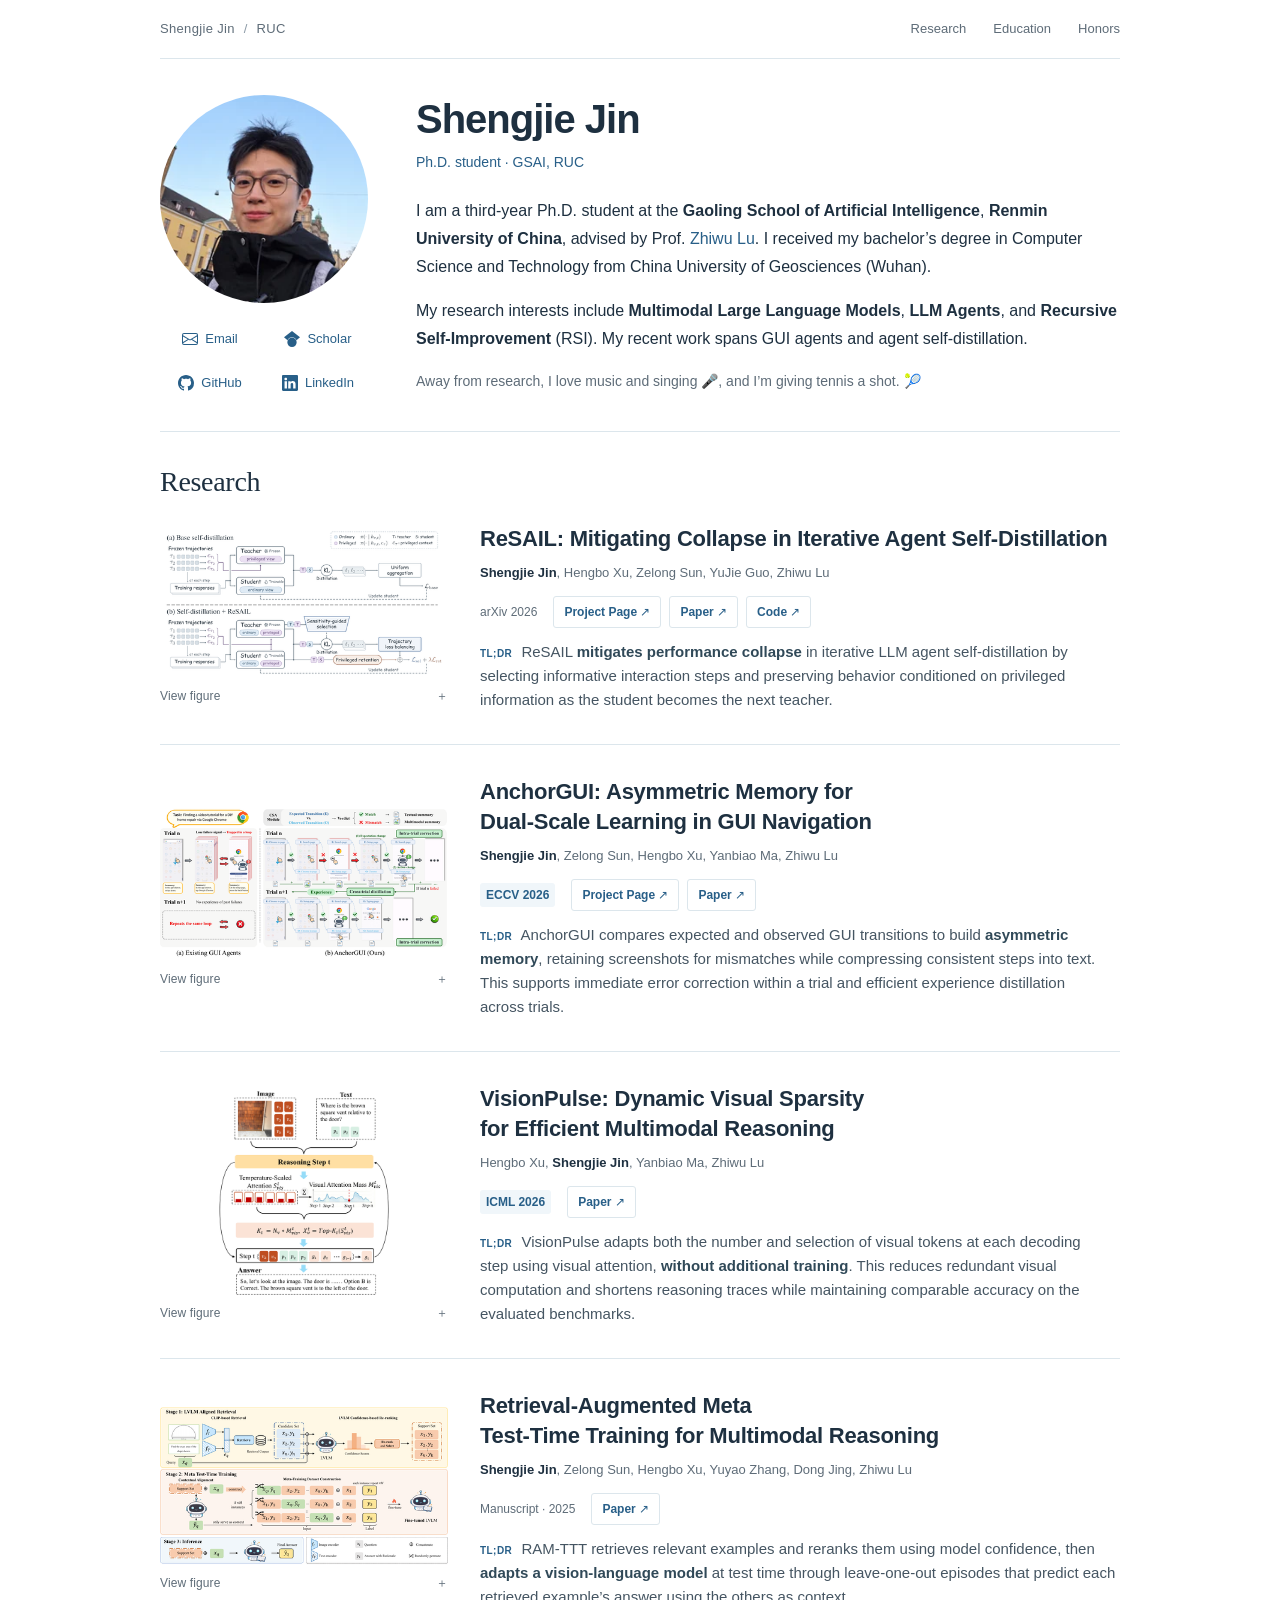
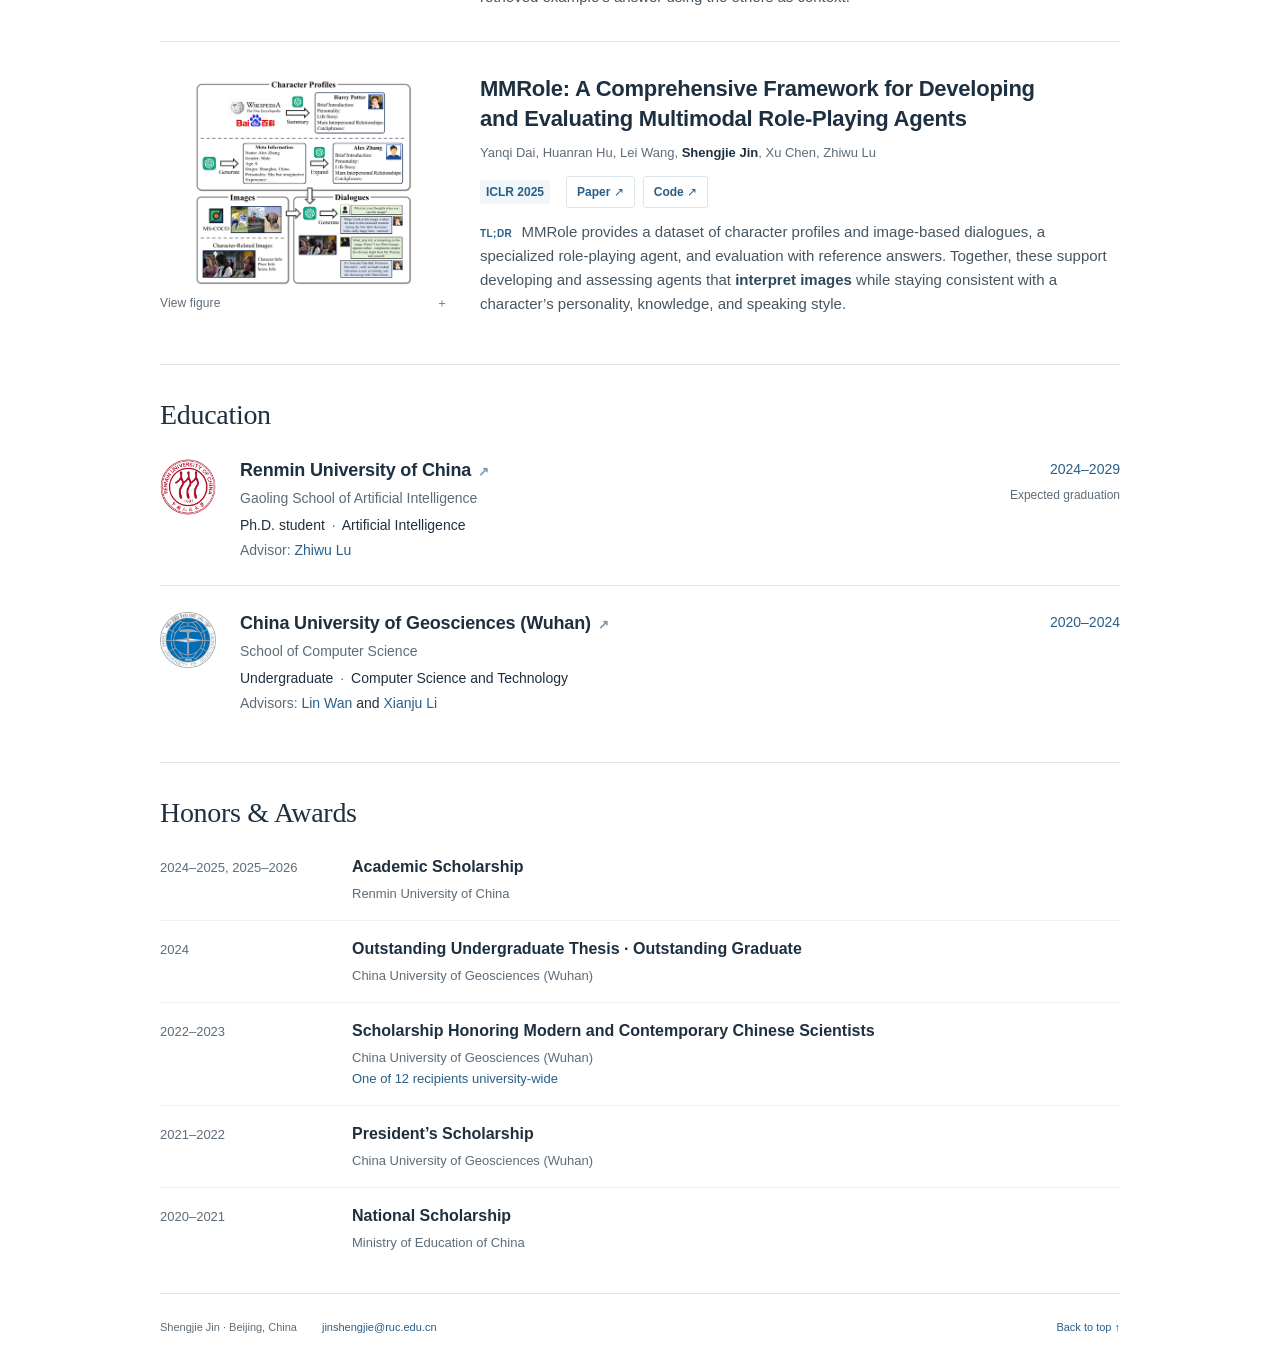
<file: index.html>
<!doctype html>
<html lang="en" id="top">
<head>
  <meta charset="utf-8">
  <meta name="viewport" content="width=device-width, initial-scale=1">
  <meta name="description" content="Shengjie Jin is a Ph.D. student at Renmin University of China, interested in multimodal large language models, AI agents, and recursive self-improvement.">
  <meta name="theme-color" content="#ffffff">
  <meta name="msvalidate.01" content="466F9F572F039A2DA961E83B96752701">
  <title>Shengjie Jin | Academic Homepage</title>
  <link rel="canonical" href="https://shengjiejin.github.io/">
  <meta property="og:type" content="website">
  <meta property="og:site_name" content="Shengjie Jin">
  <meta property="og:title" content="Shengjie Jin | Academic Homepage">
  <meta property="og:description" content="Ph.D. student at Renmin University of China. Research in multimodal large language models, AI agents, and recursive self-improvement.">
  <meta property="og:url" content="https://shengjiejin.github.io/">
  <meta property="og:image" content="https://shengjiejin.github.io/assets/share-avatar.jpg">
  <meta property="og:image:width" content="480">
  <meta property="og:image:height" content="480">
  <meta property="og:image:alt" content="Shengjie Jin">
  <meta name="twitter:card" content="summary">
  <meta name="twitter:title" content="Shengjie Jin | Academic Homepage">
  <meta name="twitter:description" content="Ph.D. student at Renmin University of China. Multimodal large language models, AI agents, and recursive self-improvement.">
  <meta name="twitter:image" content="https://shengjiejin.github.io/assets/share-avatar.jpg">
  <link rel="icon" href="assets/favicon.svg" type="image/svg+xml">
  <link rel="stylesheet" href="styles.css?v=bd2f4c8c84f5">
  <link rel="stylesheet" href="homepage.css?v=3a0fa2cc79a1">
  <script src="site.js?v=1e55b8c50ab5" defer></script>
<script type="application/ld+json">{"@context": "https://schema.org", "@graph": [{"@type": "Person", "@id": "https://shengjiejin.github.io/#person", "name": "Shengjie Jin", "alternateName": "金圣杰", "url": "https://shengjiejin.github.io/", "jobTitle": "Ph.D. student", "affiliation": {"@type": "CollegeOrUniversity", "name": "Renmin University of China", "url": "https://www.ruc.edu.cn/"}, "knowsAbout": ["Multimodal large language models", "AI agents", "Agent post-training", "Recursive self-improvement"], "sameAs": ["https://github.com/ShengjieJin", "https://scholar.google.com/citations?user=MmAbh7oAAAAJ", "https://www.linkedin.com/in/shengjie-jin-676384440/"]}, {"@type": "ProfilePage", "@id": "https://shengjiejin.github.io/#profile", "url": "https://shengjiejin.github.io/", "name": "Shengjie Jin — Academic Homepage", "mainEntity": {"@id": "https://shengjiejin.github.io/#person"}}]}</script>
</head>
<body class="home-page">
  <a class="skip" href="#main">Skip to content</a>
  <div class="page">
    <header class="site-header">
      <a class="wordmark" href="#top">Shengjie Jin <span aria-hidden="true">/</span> RUC</a>
      <nav aria-label="Main navigation">
        <a href="#research">Research</a><a href="#education">Education</a><a href="#honors">Honors</a>
      </nav>
    </header>
    <main id="main">
      <section class="intro" aria-labelledby="name">
        <div class="intro-copy">
          <h1 id="name">Shengjie Jin</h1>
          <p class="role">Ph.D. student · GSAI, RUC</p>
          <p class="bio">I am a third-year Ph.D. student at the <strong>Gaoling School of Artificial Intelligence</strong>, <strong>Renmin University of China</strong>, advised by Prof. <a href="https://gsai.ruc.edu.cn/luzhiwu" target="_blank" rel="noopener noreferrer">Zhiwu Lu</a>. I received my bachelor’s degree in Computer Science and Technology from China University of Geosciences (Wuhan).</p>
          <p class="research-summary">My research interests include <strong>Multimodal Large Language Models</strong>, <strong>LLM Agents</strong>, and <strong>Recursive Self-Improvement</strong> (RSI). My recent work spans GUI agents and agent self-distillation.</p>
          <p class="personal">Away from research, I love music and singing <span role="img" aria-label="microphone">🎤</span>, and I’m giving tennis a shot. <span role="img" aria-label="tennis">🎾</span></p>
        </div>
        <div class="profile-side">
          <figure class="portrait">
            <img src="assets/avatar-480.webp" srcset="assets/avatar-240.webp 240w, assets/avatar-480.webp 480w" sizes="(max-width: 360px) 80px, (max-width: 700px) 96px, (max-width: 900px) 176px, 208px" width="1254" height="1254" alt="Shengjie Jin" fetchpriority="high">
          </figure>
          <div class="social-links" aria-label="Contact and profiles">
            <a href="mailto:jinshengjie@ruc.edu.cn"><svg xmlns="http://www.w3.org/2000/svg" width="16" height="16" fill="currentColor" class="social-icon" viewBox="0 0 16 16" aria-hidden="true" focusable="false">
  <path d="M0 4a2 2 0 0 1 2-2h12a2 2 0 0 1 2 2v8a2 2 0 0 1-2 2H2a2 2 0 0 1-2-2zm2-1a1 1 0 0 0-1 1v.217l7 4.2 7-4.2V4a1 1 0 0 0-1-1zm13 2.383-4.708 2.825L15 11.105zm-.034 6.876-5.64-3.471L8 9.583l-1.326-.795-5.64 3.47A1 1 0 0 0 2 13h12a1 1 0 0 0 .966-.741M1 11.105l4.708-2.897L1 5.383z" />
</svg><span>Email</span></a>
            <a href="https://scholar.google.com/citations?user=MmAbh7oAAAAJ" target="_blank" rel="noopener noreferrer" aria-label="Google Scholar"><svg xmlns="http://www.w3.org/2000/svg" viewBox="0 0 24 24" class="social-icon" aria-hidden="true" focusable="false" fill="currentColor"><path d="M5.242 13.769L0 9.5 12 0l12 9.5-5.242 4.269C17.548 11.249 14.978 9.5 12 9.5c-2.977 0-5.548 1.748-6.758 4.269zM12 10a7 7 0 1 0 0 14 7 7 0 0 0 0-14z" /></svg><span>Scholar</span></a>
            <a href="https://github.com/ShengjieJin" target="_blank" rel="noopener noreferrer"><svg xmlns="http://www.w3.org/2000/svg" width="16" height="16" fill="currentColor" class="social-icon" viewBox="0 0 16 16" aria-hidden="true" focusable="false">
  <path d="M8 0C3.58 0 0 3.58 0 8c0 3.54 2.29 6.53 5.47 7.59.4.07.55-.17.55-.38 0-.19-.01-.82-.01-1.49-2.01.37-2.53-.49-2.69-.94-.09-.23-.48-.94-.82-1.13-.28-.15-.68-.52-.01-.53.63-.01 1.08.58 1.23.82.72 1.21 1.87.87 2.33.66.07-.52.28-.87.51-1.07-1.78-.2-3.64-.89-3.64-3.95 0-.87.31-1.59.82-2.15-.08-.2-.36-1.02.08-2.12 0 0 .67-.21 2.2.82.64-.18 1.32-.27 2-.27s1.36.09 2 .27c1.53-1.04 2.2-.82 2.2-.82.44 1.1.16 1.92.08 2.12.51.56.82 1.27.82 2.15 0 3.07-1.87 3.75-3.65 3.95.29.25.54.73.54 1.48 0 1.07-.01 1.93-.01 2.2 0 .21.15.46.55.38A8.01 8.01 0 0 0 16 8c0-4.42-3.58-8-8-8" />
</svg><span>GitHub</span></a>
            <a href="https://www.linkedin.com/in/shengjie-jin-676384440/" target="_blank" rel="noopener noreferrer"><svg xmlns="http://www.w3.org/2000/svg" width="16" height="16" fill="currentColor" class="social-icon" viewBox="0 0 16 16" aria-hidden="true" focusable="false">
  <path d="M0 1.146C0 .513.526 0 1.175 0h13.65C15.474 0 16 .513 16 1.146v13.708c0 .633-.526 1.146-1.175 1.146H1.175C.526 16 0 15.487 0 14.854zm4.943 12.248V6.169H2.542v7.225zm-1.2-8.212c.837 0 1.358-.554 1.358-1.248-.015-.709-.52-1.248-1.342-1.248S2.4 3.226 2.4 3.934c0 .694.521 1.248 1.327 1.248zm4.908 8.212V9.359c0-.216.016-.432.08-.586.173-.431.568-.878 1.232-.878.869 0 1.216.662 1.216 1.634v3.865h2.401V9.25c0-2.22-1.184-3.252-2.764-3.252-1.274 0-1.845.7-2.165 1.193v.025h-.016l.016-.025V6.169h-2.4c.03.678 0 7.225 0 7.225z" />
</svg><span>LinkedIn</span></a>
          </div>
        </div>
      </section>
      <section class="research section" id="research" aria-labelledby="research-heading">
        <div class="section-heading"><h2 id="research-heading">Research</h2></div>
        <article class="paper" aria-labelledby="resail-title">
          <a class="paper-figure" href="assets/figures/resail.png" data-figure-title="ReSAIL method overview">
            <span class="figure-canvas"><img src="assets/figures/resail-800.webp" srcset="assets/figures/resail-480.webp 480w, assets/figures/resail-800.webp 800w" sizes="(max-width: 700px) calc(100vw - 48px), (max-width: 900px) 240px, 288px" width="1600" height="828" alt="A comparison of baseline self-distillation and ReSAIL, including informative step selection, trajectory weighting, and preservation of privileged-information behavior." loading="lazy" decoding="async"></span>
            <span class="figure-caption">View figure <span aria-hidden="true">＋</span></span>
          </a>
          <div class="paper-copy">
            <h3 id="resail-title"><a class="" href="https://arxiv.org/abs/2609.39306" target="_blank" rel="noopener noreferrer"><span class="paper-name">ReSAIL:</span> Mitigating Collapse in Iterative Agent <span class="title-term">Self-Distillation</span></a></h3>
            <p class="authors"><strong>Shengjie Jin</strong>, <span>Hengbo Xu</span>, <span>Zelong Sun</span>, <span>YuJie Guo</span>, <span>Zhiwu Lu</span></p>
            <div class="publication-meta"><span class="preprint">arXiv 2026</span><span class="paper-links"><a href="projects/resail/">Project Page ↗</a><a class="" href="https://arxiv.org/abs/2609.39306" target="_blank" rel="noopener noreferrer">Paper ↗</a><a class="" href="https://github.com/ShengjieJin/ReSAIL" target="_blank" rel="noopener noreferrer">Code ↗</a></span></div>
            <p class="tldr"><span class="tldr-label">TL;DR</span> ReSAIL <strong>mitigates performance collapse</strong> in iterative LLM agent self-distillation by selecting informative interaction steps and preserving behavior conditioned on privileged information as the student becomes the next teacher.</p>
          </div>
        </article>
        <article class="paper" aria-labelledby="anchorgui-title">
          <a class="paper-figure" href="assets/figures/anchorgui.png" data-figure-title="AnchorGUI: memory and learning">
            <span class="figure-canvas"><img src="assets/figures/anchorgui-800.webp" srcset="assets/figures/anchorgui-480.webp 480w, assets/figures/anchorgui-800.webp 800w" sizes="(max-width: 700px) calc(100vw - 48px), (max-width: 900px) 240px, 288px" width="1600" height="858" alt="A comparison of existing GUI agents and AnchorGUI, showing asymmetric visual memory and learning within and across attempts." loading="lazy" decoding="async"></span>
            <span class="figure-caption">View figure <span aria-hidden="true">＋</span></span>
          </a>
          <div class="paper-copy">
            <h3 id="anchorgui-title"><a class="" href="https://arxiv.org/abs/2609.15457" target="_blank" rel="noopener noreferrer"><span class="paper-name">AnchorGUI:</span> Asymmetric Memory for <span class="title-term">Dual-Scale</span> Learning in GUI Navigation</a></h3>
            <p class="authors"><strong>Shengjie Jin</strong>, <span>Zelong Sun</span>, <span>Hengbo Xu</span>, <span>Yanbiao Ma</span>, <span>Zhiwu Lu</span></p>
            <div class="publication-meta"><span class="venue">ECCV 2026</span><span class="paper-links"><a href="projects/anchorgui/">Project Page ↗</a><a class="" href="https://arxiv.org/abs/2609.15457" target="_blank" rel="noopener noreferrer">Paper ↗</a></span></div>
            <p class="tldr"><span class="tldr-label">TL;DR</span> AnchorGUI compares expected and observed GUI transitions to build <strong>asymmetric memory</strong>, retaining screenshots for mismatches while compressing consistent steps into text. This supports immediate error correction within a trial and efficient experience distillation across trials.</p>
          </div>
        </article>
        <article class="paper" aria-labelledby="visionpulse-title">
          <a class="paper-figure" href="assets/figures/visionpulse.png" data-figure-title="VisionPulse framework">
            <span class="figure-canvas"><img src="assets/figures/visionpulse-800.webp" srcset="assets/figures/visionpulse-480.webp 480w, assets/figures/visionpulse-800.webp 800w" sizes="(max-width: 700px) calc(100vw - 48px), (max-width: 900px) 240px, 288px" width="697" height="852" alt="The VisionPulse framework for dynamically selecting visual tokens during multimodal reasoning." loading="lazy" decoding="async"></span>
            <span class="figure-caption">View figure <span aria-hidden="true">＋</span></span>
          </a>
          <div class="paper-copy">
            <h3 id="visionpulse-title"><a class="" href="https://arxiv.org/abs/2605.31457" target="_blank" rel="noopener noreferrer"><span class="paper-name">VisionPulse:</span> Dynamic Visual Sparsity for Efficient Multimodal Reasoning</a></h3>
            <p class="authors"><span>Hengbo Xu</span>, <strong>Shengjie Jin</strong>, <span>Yanbiao Ma</span>, <span>Zhiwu Lu</span></p>
            <div class="publication-meta"><span class="venue">ICML 2026</span><span class="paper-links"><a class="" href="https://arxiv.org/abs/2605.31457" target="_blank" rel="noopener noreferrer">Paper ↗</a></span></div>
            <p class="tldr"><span class="tldr-label">TL;DR</span> VisionPulse adapts both the number and selection of visual tokens at each decoding step using visual attention, <strong>without additional training</strong>. This reduces redundant visual computation and shortens reasoning traces while maintaining comparable accuracy on the evaluated benchmarks.</p>
          </div>
        </article>
        <article class="paper" aria-labelledby="ram-ttt-title">
          <a class="paper-figure" href="assets/figures/ram-ttt.png" data-figure-title="RAM-TTT method overview">
            <span class="figure-canvas"><img src="assets/figures/ram-ttt-800.webp" srcset="assets/figures/ram-ttt-480.webp 480w, assets/figures/ram-ttt-800.webp 800w" sizes="(max-width: 700px) calc(100vw - 48px), (max-width: 900px) 240px, 288px" width="1600" height="876" alt="The RAM-TTT pipeline: retrieve and rerank relevant examples, adapt the model at test time, then generate an answer." loading="lazy" decoding="async"></span>
            <span class="figure-caption">View figure <span aria-hidden="true">＋</span></span>
          </a>
          <div class="paper-copy">
            <h3 id="ram-ttt-title"><a class="" href="papers/ram-ttt.pdf" target="_blank" rel="noopener noreferrer">Retrieval-Augmented Meta <span class="title-term">Test-Time</span> Training for Multimodal Reasoning</a></h3>
            <p class="authors"><strong>Shengjie Jin</strong>, <span>Zelong Sun</span>, <span>Hengbo Xu</span>, <span>Yuyao Zhang</span>, <span>Dong Jing</span>, <span>Zhiwu Lu</span></p>
            <div class="publication-meta"><span class="preprint">Manuscript · 2025</span><span class="paper-links"><a class="" href="papers/ram-ttt.pdf" target="_blank" rel="noopener noreferrer">Paper ↗</a></span></div>
            <p class="tldr"><span class="tldr-label">TL;DR</span> RAM-TTT retrieves relevant examples and reranks them using model confidence, then <strong>adapts a vision-language model</strong> at test time through leave-one-out episodes that predict each retrieved example’s answer using the others as context.</p>
          </div>
        </article>
        <article class="paper" aria-labelledby="mmrole-title">
          <a class="paper-figure" href="assets/figures/mmrole.png" data-figure-title="MMRole framework">
            <span class="figure-canvas"><img src="assets/figures/mmrole-800.webp" srcset="assets/figures/mmrole-480.webp 480w, assets/figures/mmrole-800.webp 800w" sizes="(max-width: 700px) calc(100vw - 48px), (max-width: 900px) 240px, 288px" width="1600" height="1542" alt="The MMRole framework for constructing multimodal character profiles and role-playing conversations." loading="lazy" decoding="async"></span>
            <span class="figure-caption">View figure <span aria-hidden="true">＋</span></span>
          </a>
          <div class="paper-copy">
            <h3 id="mmrole-title"><a class="" href="https://arxiv.org/abs/2408.04203" target="_blank" rel="noopener noreferrer"><span class="paper-name">MMRole:</span> A Comprehensive Framework for Developing and Evaluating Multimodal <span class="title-term">Role-Playing</span> Agents</a></h3>
            <p class="authors"><span>Yanqi Dai</span>, <span>Huanran Hu</span>, <span>Lei Wang</span>, <strong>Shengjie Jin</strong>, <span>Xu Chen</span>, <span>Zhiwu Lu</span></p>
            <div class="publication-meta"><span class="venue">ICLR 2025</span><span class="paper-links"><a class="" href="https://arxiv.org/abs/2408.04203" target="_blank" rel="noopener noreferrer">Paper ↗</a><a class="" href="https://github.com/YanqiDai/MMRole" target="_blank" rel="noopener noreferrer">Code ↗</a></span></div>
            <p class="tldr"><span class="tldr-label">TL;DR</span> MMRole provides a dataset of character profiles and image-based dialogues, a specialized role-playing agent, and evaluation with reference answers. Together, these support developing and assessing agents that <strong>interpret images</strong> while staying consistent with a character’s personality, knowledge, and speaking style.</p>
          </div>
        </article>
      </section>
      <section class="education section" id="education" aria-labelledby="education-heading">
        <div class="section-heading"><h2 id="education-heading">Education</h2></div>
        <ul class="education-list" role="list">
          <li>
            <span class="school-crest school-crest--ruc"><img src="assets/universities/ruc.webp" width="739" height="240" alt="Renmin University of China emblem" loading="lazy"></span>
            <div class="education-copy">
              <h3><a href="https://www.ruc.edu.cn/" target="_blank" rel="noopener noreferrer">Renmin University of China<span class="link-arrow" aria-hidden="true">↗</span></a></h3>
              <p class="education-school">Gaoling School of Artificial Intelligence</p>
              <p class="education-degree">Ph.D. student <span class="education-separator" aria-hidden="true">·</span> Artificial Intelligence</p>
              <p class="education-advisors"><span class="advisor-label">Advisor:</span> <a href="https://gsai.ruc.edu.cn/luzhiwu" target="_blank" rel="noopener noreferrer">Zhiwu Lu</a></p>
            </div>
            <p class="education-date"><span>2024–2029</span><small>Expected graduation</small></p>
          </li>
          <li>
            <span class="school-crest"><img src="assets/universities/cug.webp" width="180" height="180" alt="China University of Geosciences emblem" loading="lazy"></span>
            <div class="education-copy">
              <h3><a href="https://en.cug.edu.cn/" target="_blank" rel="noopener noreferrer">China University of Geosciences (Wuhan)<span class="link-arrow" aria-hidden="true">↗</span></a></h3>
              <p class="education-school">School of Computer Science</p>
              <p class="education-degree">Undergraduate <span class="education-separator" aria-hidden="true">·</span> Computer Science and Technology</p>
              <p class="education-advisors"><span class="advisor-label">Advisors:</span> <a href="https://grzy.cug.edu.cn/lwan" target="_blank" rel="noopener noreferrer">Lin Wan</a> and <a href="https://grzy.cug.edu.cn/lixianju" target="_blank" rel="noopener noreferrer">Xianju Li</a></p>
            </div>
            <p class="education-date"><span>2020–2024</span></p>
          </li>
        </ul>
      </section>
      <section class="honors section" id="honors" aria-labelledby="honors-heading">
        <div class="section-heading"><h2 id="honors-heading">Honors &amp; Awards</h2></div>
        <ul class="honors-list" role="list">
          <li><span class="honor-date"><span>2024–2025,</span> <span>2025–2026</span></span><div><p class="honor-title">Academic Scholarship</p><p class="entry-note">Renmin University of China</p></div></li>
          <li><span class="honor-date">2024</span><div><p class="honor-title"><span title="2024年校级优秀本科毕业论文">Outstanding Undergraduate Thesis</span> · <span title="2024届本科优秀毕业生">Outstanding Graduate</span></p><p class="entry-note">China University of Geosciences (Wuhan)</p></div></li>
          <li><span class="honor-date">2022–2023</span><div><p class="honor-title" title="感恩中国近现代科学家奖学金">Scholarship Honoring Modern and Contemporary Chinese Scientists</p><p class="entry-note">China University of Geosciences (Wuhan) <span class="honor-distinction">One of 12 recipients university-wide</span></p></div></li>
          <li><span class="honor-date">2021–2022</span><div><p class="honor-title">President’s Scholarship</p><p class="entry-note">China University of Geosciences (Wuhan)</p></div></li>
          <li><span class="honor-date">2020–2021</span><div><p class="honor-title">National Scholarship</p><p class="entry-note">Ministry of Education of China</p></div></li>
        </ul>
      </section>
    </main>
    <footer><span>Shengjie Jin · Beijing, China</span><a href="mailto:jinshengjie@ruc.edu.cn">jinshengjie@ruc.edu.cn</a><a class="back-to-top" href="#top">Back to top ↑</a></footer>
  </div>
  <dialog id="figure-dialog" aria-labelledby="figure-title">
    <div class="dialog-heading"><h2 id="figure-title">Research figure</h2><button type="button" class="dialog-close" autofocus aria-label="Close figure">Close <span aria-hidden="true">×</span></button></div>
    <div class="figure-toolbar"><button type="button" class="figure-control figure-zoom-out" aria-label="Zoom out" disabled>−</button><button type="button" class="figure-control figure-zoom-in" aria-label="Zoom in" disabled>+</button><button type="button" class="figure-control figure-fit" disabled>Fit</button><a class="figure-original" target="_blank" rel="noopener noreferrer">Open original ↗</a><span id="figure-hint" aria-live="polite">Full figure</span></div>
    <div class="figure-viewport" tabindex="0" role="region" aria-label="Research figure viewer" aria-describedby="figure-hint"><img class="enlarged-figure" alt=""></div>
  </dialog>
</body>
</html>
</file>
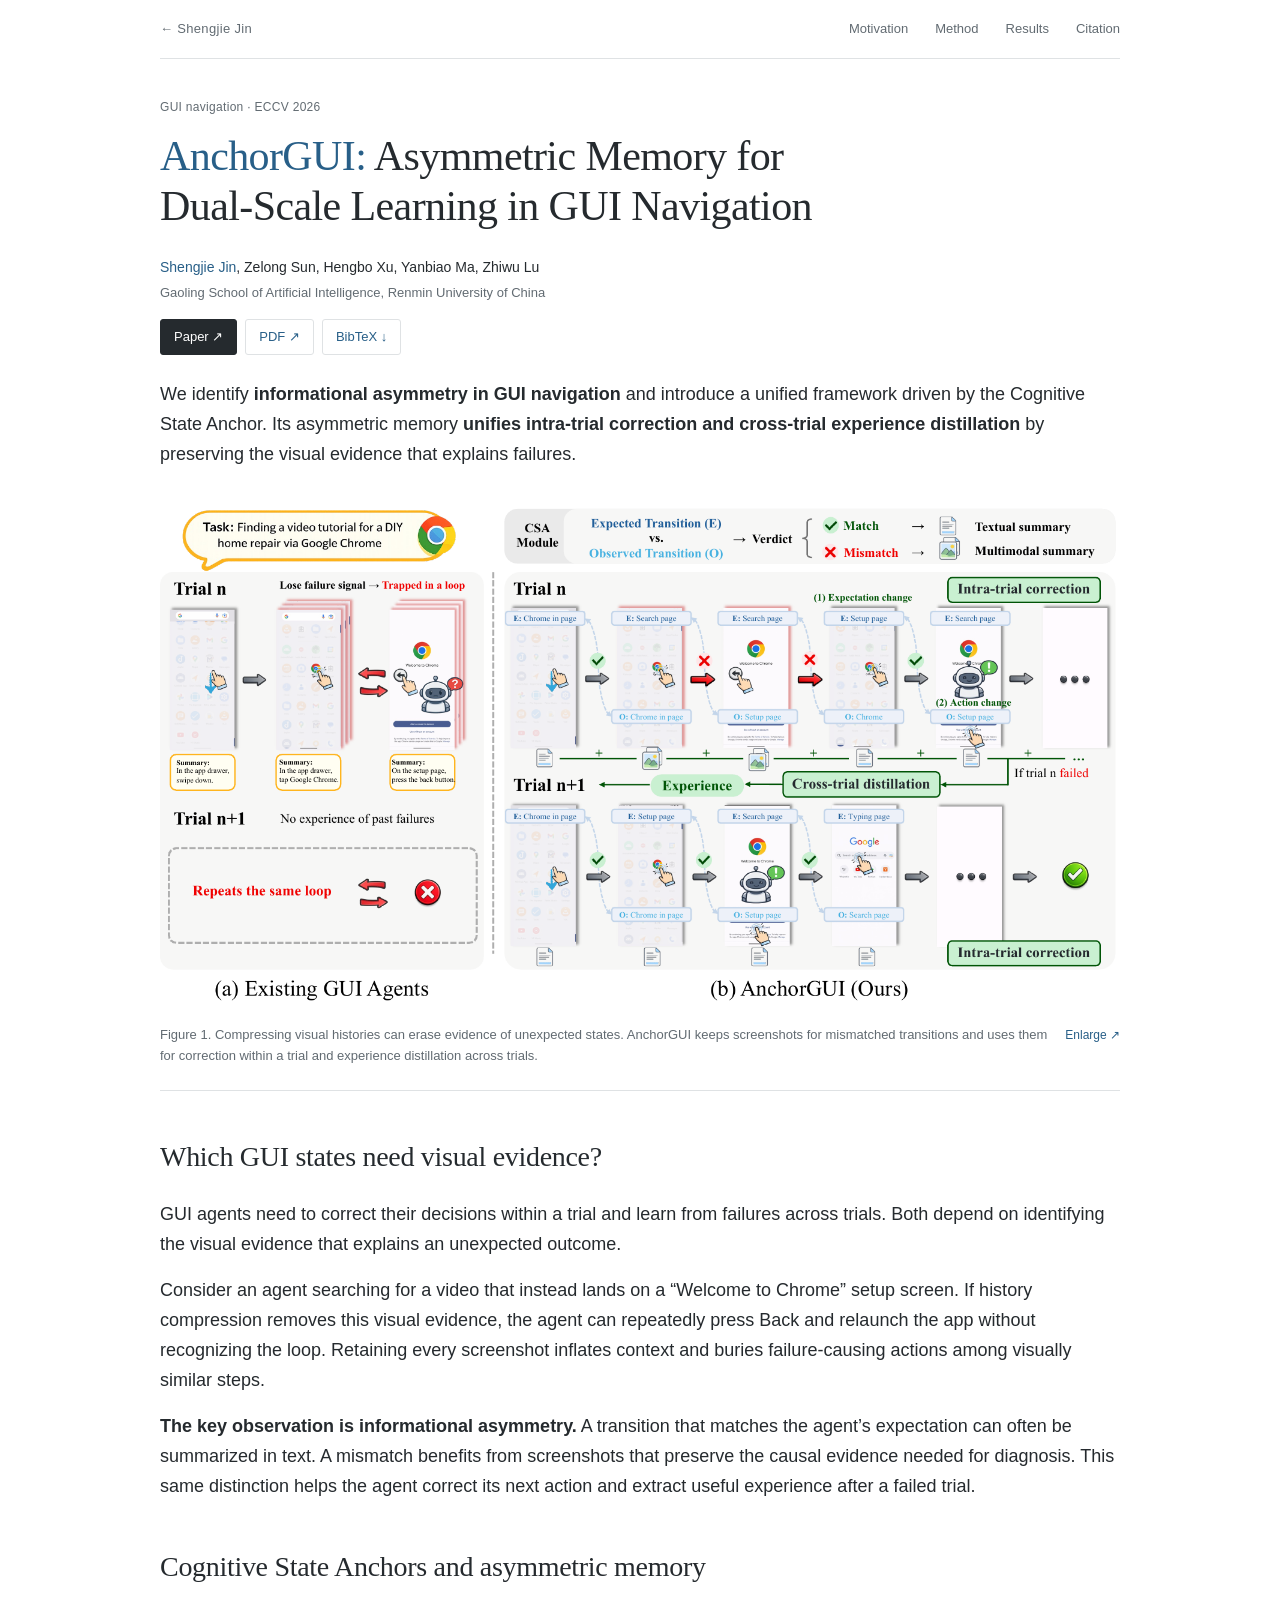
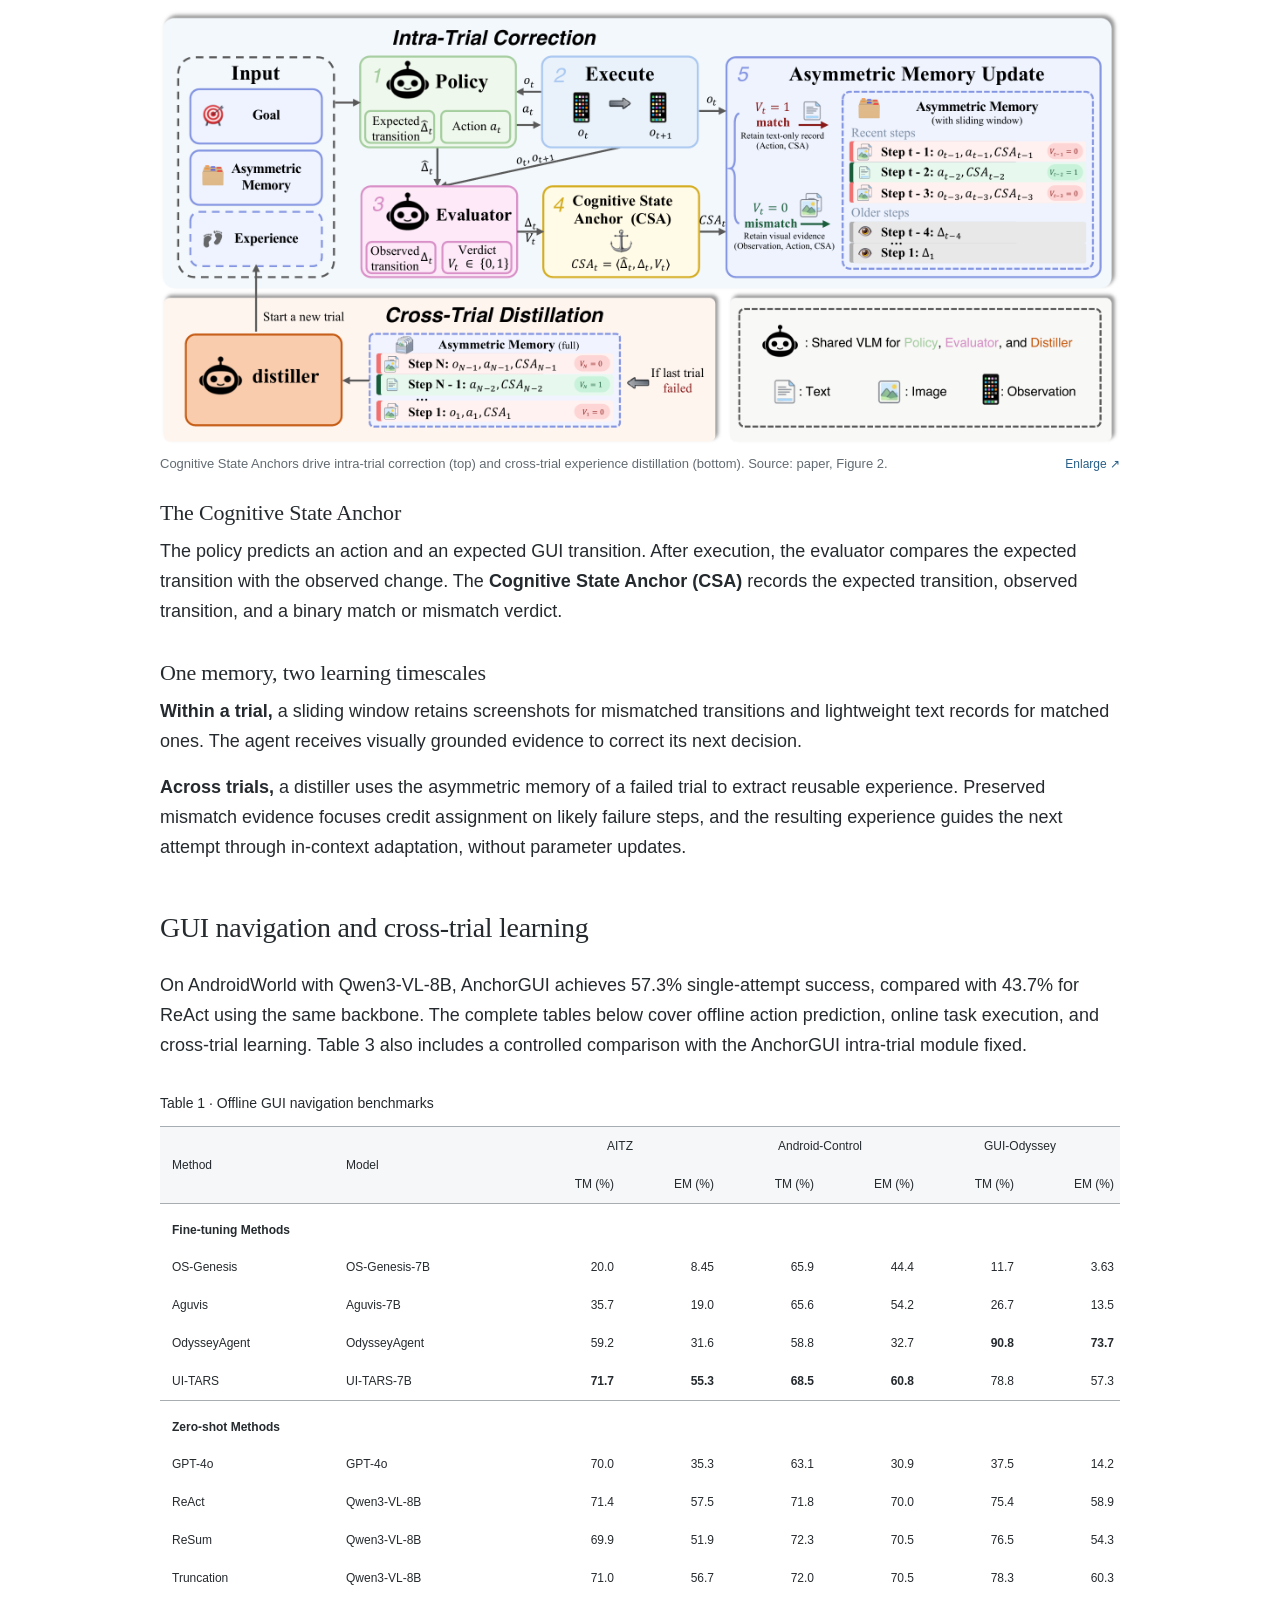
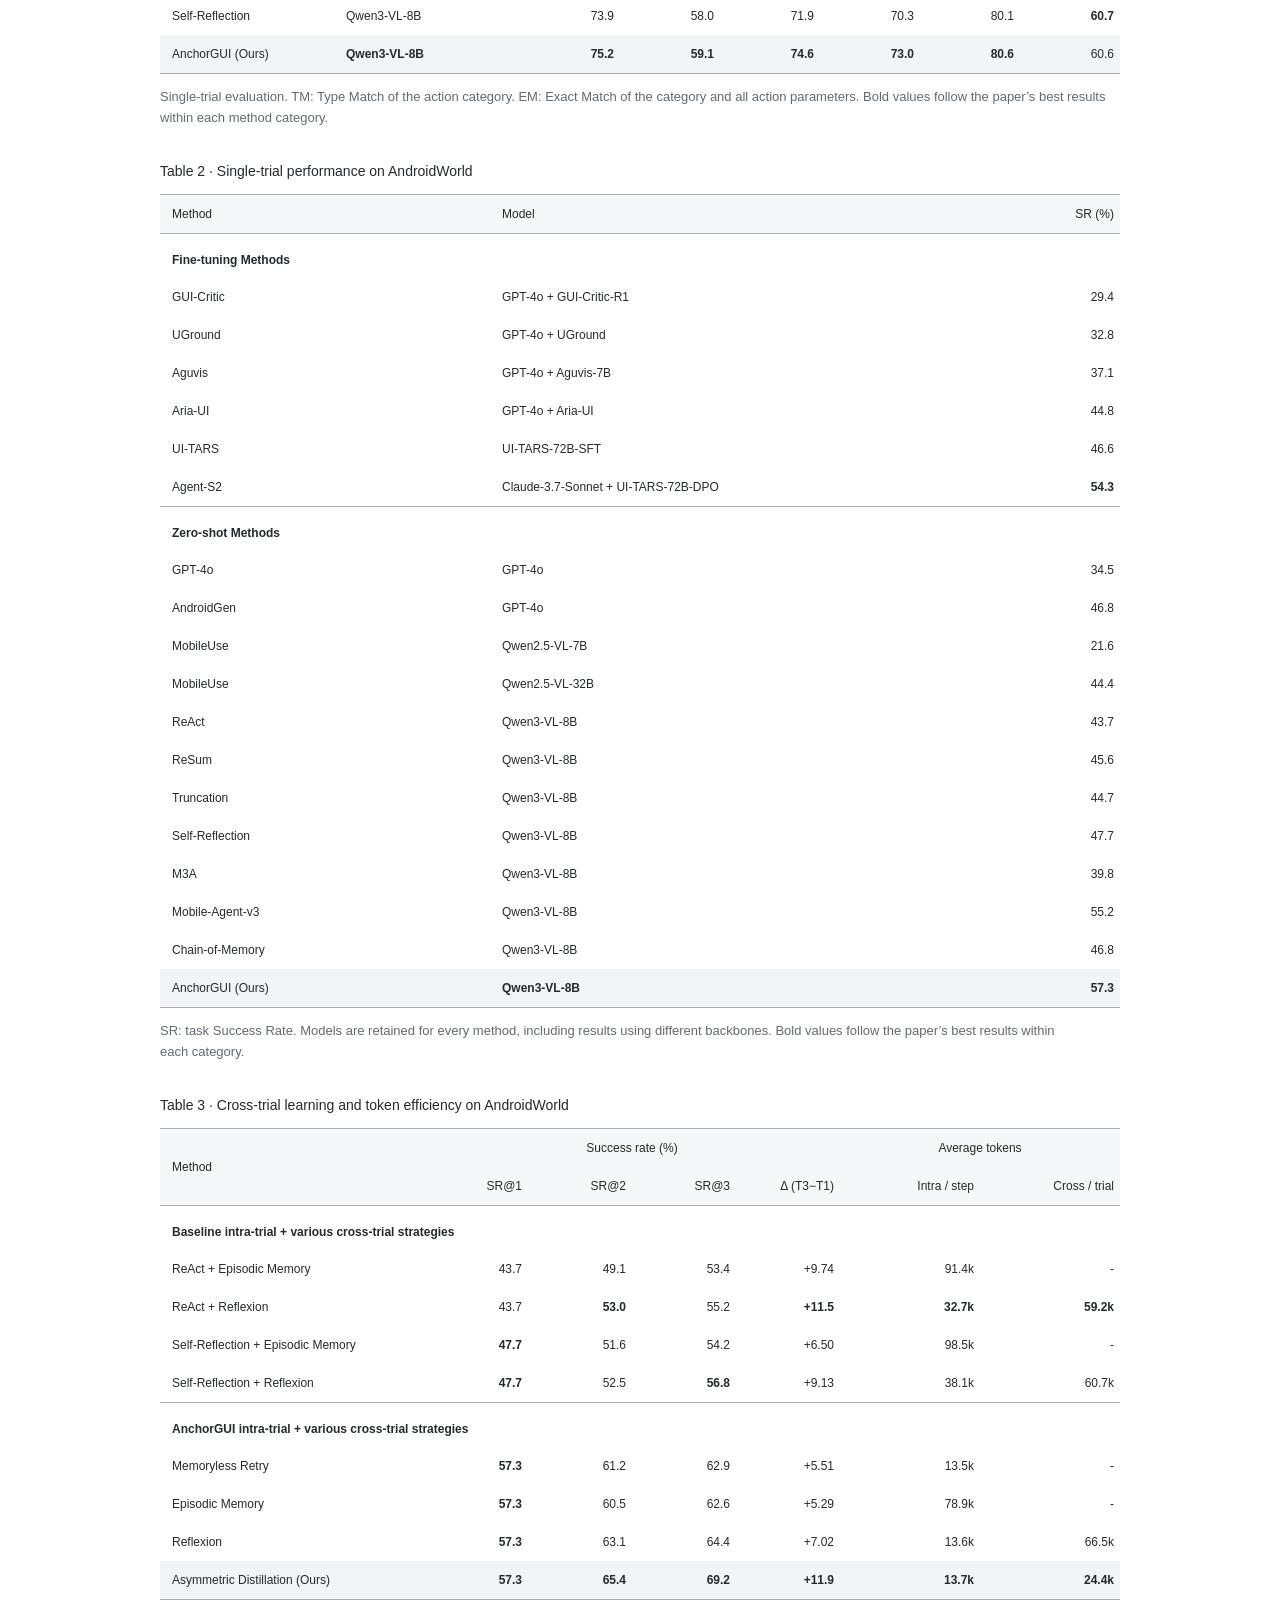
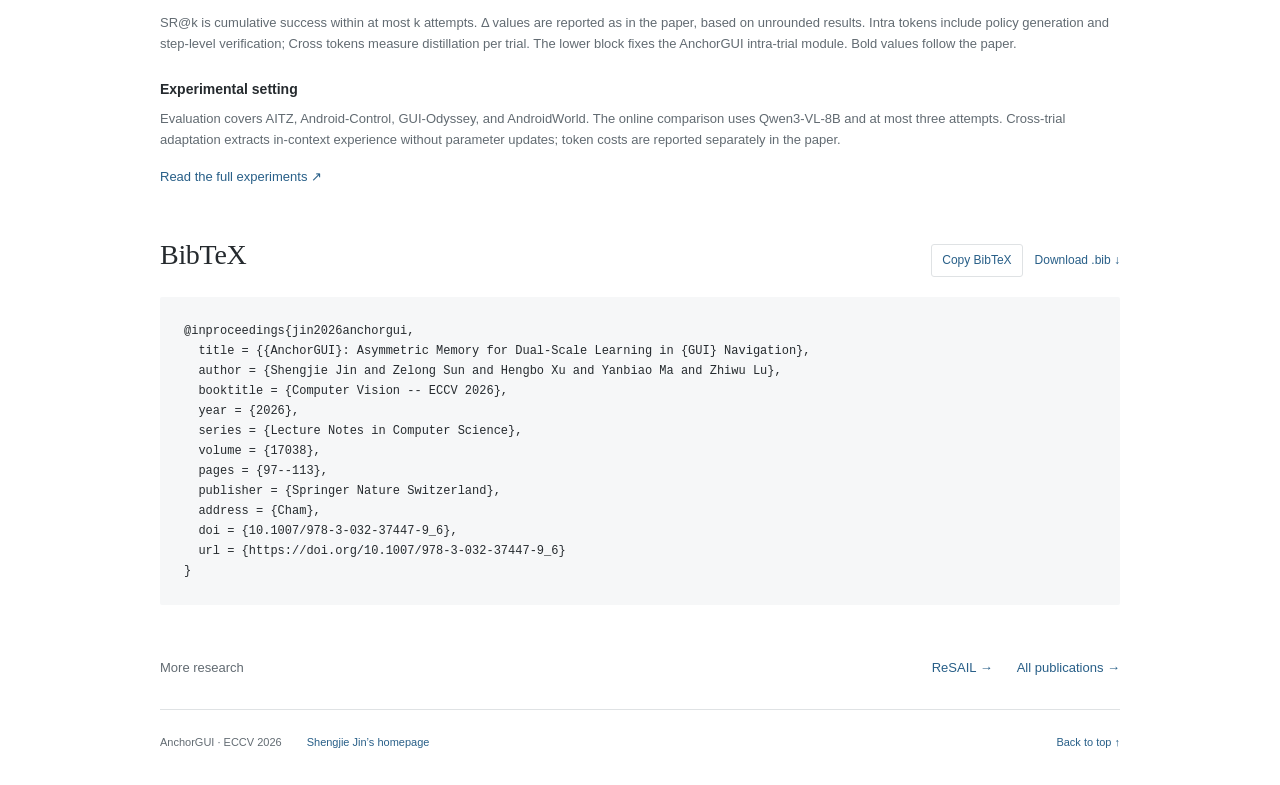
<file: projects/anchorgui/index.html>
<!doctype html>
<html lang="en" id="top"><head>
<meta charset="utf-8"><meta name="viewport" content="width=device-width, initial-scale=1">
<title>AnchorGUI: Asymmetric Memory for Dual-Scale Learning in GUI Navigation | Project Page</title>
<meta name="description" content="AnchorGUI compares expected and observed GUI transitions to build asymmetric memory, retaining screenshots for mismatches while compressing consistent steps into text. This supports immediate error correction within a trial and efficient experience distillation across trials.">
<link rel="canonical" href="https://shengjiejin.github.io/projects/anchorgui/"><meta name="theme-color" content="#ffffff">
<meta property="og:type" content="website"><meta property="og:title" content="AnchorGUI: Asymmetric Memory for Dual-Scale Learning in GUI Navigation">
<meta property="og:description" content="AnchorGUI compares expected and observed GUI transitions to build asymmetric memory, retaining screenshots for mismatches while compressing consistent steps into text. This supports immediate error correction within a trial and efficient experience distillation across trials."><meta property="og:url" content="https://shengjiejin.github.io/projects/anchorgui/">
<meta property="og:image" content="https://shengjiejin.github.io/assets/projects/anchorgui-method.png"><meta property="og:image:alt" content="AnchorGUI policy, execution, evaluator, and Cognitive State Anchor drive asymmetric memory updates within trials and experience distillation across failed trials.">
<meta name="twitter:card" content="summary_large_image"><meta name="twitter:title" content="AnchorGUI: Asymmetric Memory for Dual-Scale Learning in GUI Navigation">
<meta name="twitter:description" content="AnchorGUI compares expected and observed GUI transitions to build asymmetric memory, retaining screenshots for mismatches while compressing consistent steps into text. This supports immediate error correction within a trial and efficient experience distillation across trials."><meta name="twitter:image" content="https://shengjiejin.github.io/assets/projects/anchorgui-method.png">
<meta name="citation_title" content="AnchorGUI: Asymmetric Memory for Dual-Scale Learning in GUI Navigation">
<meta name="citation_author" content="Shengjie Jin"><meta name="citation_author" content="Zelong Sun"><meta name="citation_author" content="Hengbo Xu"><meta name="citation_author" content="Yanbiao Ma"><meta name="citation_author" content="Zhiwu Lu">
<meta name="citation_pdf_url" content="https://arxiv.org/pdf/2609.15457">
<script type="application/ld+json">{"@context": "https://schema.org", "@type": "ScholarlyArticle", "headline": "AnchorGUI: Asymmetric Memory for Dual-Scale Learning in GUI Navigation", "name": "AnchorGUI: Asymmetric Memory for Dual-Scale Learning in GUI Navigation", "url": "https://shengjiejin.github.io/projects/anchorgui/", "description": "AnchorGUI compares expected and observed GUI transitions to build asymmetric memory, retaining screenshots for mismatches while compressing consistent steps into text. This supports immediate error correction within a trial and efficient experience distillation across trials.", "author": [{"@type": "Person", "name": "Shengjie Jin"}, {"@type": "Person", "name": "Zelong Sun"}, {"@type": "Person", "name": "Hengbo Xu"}, {"@type": "Person", "name": "Yanbiao Ma"}, {"@type": "Person", "name": "Zhiwu Lu"}], "sameAs": "https://arxiv.org/abs/2609.15457"}</script>
<link rel="icon" href="../../assets/favicon.svg" type="image/svg+xml">
<link rel="stylesheet" href="../../styles.css"><link rel="stylesheet" href="../../project.css?v=b4d297c3bc">
<script src="../../site.js" defer></script><script src="../../project.js?v=a66ad0a99b" defer></script>
</head><body class="project-page">
<a class="skip" href="#main">Skip to content</a>
<div class="page"><header class="site-header"><a class="wordmark" href="../../">← Shengjie Jin</a><nav aria-label="Project navigation"><a href="#motivation">Motivation</a><a href="#method">Method</a><a href="#results">Results</a><a href="#citation">Citation</a></nav></header>
<main id="main"><section class="project-hero" aria-labelledby="project-title">
<p class="eyebrow">GUI navigation · ECCV 2026</p>
<h1 id="project-title"><span class="project-name">AnchorGUI:</span> Asymmetric Memory for <span class="title-term">Dual-Scale</span> Learning in GUI Navigation</h1>
<p class="project-authors"><a href="../../">Shengjie Jin</a>, <span>Zelong Sun</span>, <span>Hengbo Xu</span>, <span>Yanbiao Ma</span>, <span>Zhiwu Lu</span></p><p class="affiliation">Gaoling School of Artificial Intelligence, Renmin University of China</p>
<div class="resource-links"><a class="resource primary" href="https://arxiv.org/abs/2609.15457">Paper ↗</a><a class="resource" href="https://arxiv.org/pdf/2609.15457">PDF ↗</a><a class="resource" href="#citation">BibTeX ↓</a></div>
<p class="project-summary">We identify <strong>informational asymmetry in GUI navigation</strong> and introduce a unified framework driven by the Cognitive State Anchor. Its asymmetric memory <strong>unifies intra-trial correction and cross-trial experience distillation</strong> by preserving the visual evidence that explains failures.</p>
</section><div class="introduction-figure"><figure class="project-figure"><a class="paper-figure" href="../../assets/figures/anchorgui.png" data-figure-title="AnchorGUI motivation"><img src="../../assets/figures/anchorgui.png" width="1600" height="858" alt="Existing GUI agents compress away unexpected visual states, while AnchorGUI retains mismatch evidence through Cognitive State Anchors for correction and learning." loading="lazy" decoding="async"></a><figcaption><span>Figure 1. Compressing visual histories can erase evidence of unexpected states. AnchorGUI keeps screenshots for mismatched transitions and uses them for correction within a trial and experience distillation across trials.</span><a class="figure-enlarge" href="../../assets/figures/anchorgui.png">Enlarge ↗</a></figcaption></figure></div>
<section class="project-section" id="motivation" aria-labelledby="overview-title"><h2 id="overview-title">Which GUI states need visual evidence?</h2><div class="prose"><p>GUI agents need to correct their decisions within a trial and learn from failures across trials. Both depend on identifying the visual evidence that explains an unexpected outcome.</p>
<p>Consider an agent searching for a video that instead lands on a “Welcome to Chrome” setup screen. If history compression removes this visual evidence, the agent can repeatedly press Back and relaunch the app without recognizing the loop. Retaining every screenshot inflates context and buries failure-causing actions among visually similar steps.</p>
<p><strong>The key observation is informational asymmetry.</strong> A transition that matches the agent’s expectation can often be summarized in text. A mismatch benefits from screenshots that preserve the causal evidence needed for diagnosis. This same distinction helps the agent correct its next action and extract useful experience after a failed trial.</p></div></section>
<section class="project-section" id="method" aria-labelledby="method-title"><h2 id="method-title">Cognitive State Anchors and asymmetric memory</h2>
<figure class="project-figure"><a class="paper-figure" href="../../assets/projects/anchorgui-method.png" data-figure-title="AnchorGUI method overview"><img src="../../assets/projects/anchorgui-method.png" width="2200" height="1000" alt="AnchorGUI policy, execution, evaluator, and Cognitive State Anchor drive asymmetric memory updates within trials and experience distillation across failed trials." loading="lazy" decoding="async"></a><figcaption><span>Cognitive State Anchors drive intra-trial correction (top) and cross-trial experience distillation (bottom). Source: paper, Figure 2.</span><a class="figure-enlarge" href="../../assets/projects/anchorgui-method.png">Enlarge ↗</a></figcaption></figure><div class="prose method-prose anchorgui"><h3>The Cognitive State Anchor</h3><p>The policy predicts an action and an expected GUI transition. After execution, the evaluator compares the expected transition with the observed change. The <strong>Cognitive State Anchor (CSA)</strong> records the expected transition, observed transition, and a binary match or mismatch verdict.</p><h3>One memory, two learning timescales</h3><p><strong>Within a trial,</strong> a sliding window retains screenshots for mismatched transitions and lightweight text records for matched ones. The agent receives visually grounded evidence to correct its next decision.</p><p><strong>Across trials,</strong> a distiller uses the asymmetric memory of a failed trial to extract reusable experience. Preserved mismatch evidence focuses credit assignment on likely failure steps, and the resulting experience guides the next attempt through in-context adaptation, without parameter updates.</p></div></section>
<section class="project-section" id="results" aria-labelledby="results-title"><h2 id="results-title">GUI navigation and cross-trial learning</h2><div class="prose"><p>On AndroidWorld with Qwen3-VL-8B, AnchorGUI achieves 57.3% single-attempt success, compared with 43.7% for ReAct using the same backbone. The complete tables below cover offline action prediction, online task execution, and cross-trial learning. Table 3 also includes a controlled comparison with the AnchorGUI intra-trial module fixed.</p></div>
<div class="full-results anchorgui_offline"><p class="table-caption" id="anchorgui_offline-caption">Table 1 · Offline GUI navigation benchmarks</p><p class="table-scroll-hint">Scroll horizontally to view all columns →</p><div class="table-wrap" tabindex="0" role="region" aria-label="Table 1 · Offline GUI navigation benchmarks"><table class="results-table full-table anchorgui_offline" aria-labelledby="anchorgui_offline-caption"><colgroup><col style="width:18.750000%"><col style="width:18.750000%"><col style="width:10.416667%"><col style="width:10.416667%"><col style="width:10.416667%"><col style="width:10.416667%"><col style="width:10.416667%"><col style="width:10.416667%"></colgroup><thead><tr><th scope="col" rowspan="2">Method</th><th scope="col" rowspan="2">Model</th><th scope="colgroup" colspan="2"><span>AITZ</span></th><th scope="colgroup" colspan="2"><span>Android-Control</span></th><th scope="colgroup" colspan="2"><span>GUI-Odyssey</span></th></tr><tr><th scope="col">TM (%)</th><th scope="col">EM (%)</th><th scope="col">TM (%)</th><th scope="col">EM (%)</th><th scope="col">TM (%)</th><th scope="col">EM (%)</th></tr></thead><tbody><tr class="table-group"><th colspan="8" scope="rowgroup"><span>Fine-tuning Methods</span></th></tr><tr><th scope="row">OS-Genesis</th><td>OS-Genesis-7B</td><td>20.0</td><td>8.45</td><td>65.9</td><td>44.4</td><td>11.7</td><td>3.63</td></tr><tr><th scope="row">Aguvis</th><td>Aguvis-7B</td><td>35.7</td><td>19.0</td><td>65.6</td><td>54.2</td><td>26.7</td><td>13.5</td></tr><tr><th scope="row">OdysseyAgent</th><td>OdysseyAgent</td><td>59.2</td><td>31.6</td><td>58.8</td><td>32.7</td><td><strong>90.8</strong></td><td><strong>73.7</strong></td></tr><tr><th scope="row">UI-TARS</th><td>UI-TARS-7B</td><td><strong>71.7</strong></td><td><strong>55.3</strong></td><td><strong>68.5</strong></td><td><strong>60.8</strong></td><td>78.8</td><td>57.3</td></tr><tr class="table-group"><th colspan="8" scope="rowgroup"><span>Zero-shot Methods</span></th></tr><tr><th scope="row">GPT-4o</th><td>GPT-4o</td><td>70.0</td><td>35.3</td><td>63.1</td><td>30.9</td><td>37.5</td><td>14.2</td></tr><tr><th scope="row">ReAct</th><td>Qwen3-VL-8B</td><td>71.4</td><td>57.5</td><td>71.8</td><td>70.0</td><td>75.4</td><td>58.9</td></tr><tr><th scope="row">ReSum</th><td>Qwen3-VL-8B</td><td>69.9</td><td>51.9</td><td>72.3</td><td>70.5</td><td>76.5</td><td>54.3</td></tr><tr><th scope="row">Truncation</th><td>Qwen3-VL-8B</td><td>71.0</td><td>56.7</td><td>72.0</td><td>70.5</td><td>78.3</td><td>60.3</td></tr><tr><th scope="row">Self-Reflection</th><td>Qwen3-VL-8B</td><td>73.9</td><td>58.0</td><td>71.9</td><td>70.3</td><td>80.1</td><td><strong>60.7</strong></td></tr><tr class="highlight"><th scope="row">AnchorGUI (Ours)</th><td><strong>Qwen3-VL-8B</strong></td><td><strong>75.2</strong></td><td><strong>59.1</strong></td><td><strong>74.6</strong></td><td><strong>73.0</strong></td><td><strong>80.6</strong></td><td>60.6</td></tr></tbody></table></div><p class="result-note">Single-trial evaluation. TM: Type Match of the action category. EM: Exact Match of the category and all action parameters. Bold values follow the paper’s best results within each method category.</p></div><div class="full-results anchorgui_online"><p class="table-caption" id="anchorgui_online-caption">Table 2 · Single-trial performance on AndroidWorld</p><p class="table-scroll-hint">Scroll horizontally to view all columns →</p><div class="table-wrap" tabindex="0" role="region" aria-label="Table 2 · Single-trial performance on AndroidWorld"><table class="results-table full-table anchorgui_online" aria-labelledby="anchorgui_online-caption"><colgroup><col style="width:35.000000%"><col style="width:50.000000%"><col style="width:15.000000%"></colgroup><thead><tr><th scope="col">Method</th><th scope="col">Model</th><th scope="col">SR (%)</th></tr></thead><tbody><tr class="table-group"><th colspan="3" scope="rowgroup"><span>Fine-tuning Methods</span></th></tr><tr><th scope="row">GUI-Critic</th><td>GPT-4o + GUI-Critic-R1</td><td>29.4</td></tr><tr><th scope="row">UGround</th><td>GPT-4o + UGround</td><td>32.8</td></tr><tr><th scope="row">Aguvis</th><td>GPT-4o + Aguvis-7B</td><td>37.1</td></tr><tr><th scope="row">Aria-UI</th><td>GPT-4o + Aria-UI</td><td>44.8</td></tr><tr><th scope="row">UI-TARS</th><td>UI-TARS-72B-SFT</td><td>46.6</td></tr><tr><th scope="row">Agent-S2</th><td>Claude-3.7-Sonnet + UI-TARS-72B-DPO</td><td><strong>54.3</strong></td></tr><tr class="table-group"><th colspan="3" scope="rowgroup"><span>Zero-shot Methods</span></th></tr><tr><th scope="row">GPT-4o</th><td>GPT-4o</td><td>34.5</td></tr><tr><th scope="row">AndroidGen</th><td>GPT-4o</td><td>46.8</td></tr><tr><th scope="row">MobileUse</th><td>Qwen2.5-VL-7B</td><td>21.6</td></tr><tr><th scope="row">MobileUse</th><td>Qwen2.5-VL-32B</td><td>44.4</td></tr><tr><th scope="row">ReAct</th><td>Qwen3-VL-8B</td><td>43.7</td></tr><tr><th scope="row">ReSum</th><td>Qwen3-VL-8B</td><td>45.6</td></tr><tr><th scope="row">Truncation</th><td>Qwen3-VL-8B</td><td>44.7</td></tr><tr><th scope="row">Self-Reflection</th><td>Qwen3-VL-8B</td><td>47.7</td></tr><tr><th scope="row">M3A</th><td>Qwen3-VL-8B</td><td>39.8</td></tr><tr><th scope="row">Mobile-Agent-v3</th><td>Qwen3-VL-8B</td><td>55.2</td></tr><tr><th scope="row">Chain-of-Memory</th><td>Qwen3-VL-8B</td><td>46.8</td></tr><tr class="highlight"><th scope="row">AnchorGUI (Ours)</th><td><strong>Qwen3-VL-8B</strong></td><td><strong>57.3</strong></td></tr></tbody></table></div><p class="result-note">SR: task Success Rate. Models are retained for every method, including results using different backbones. Bold values follow the paper’s best results within each category.</p></div><div class="full-results anchorgui_cross"><p class="table-caption" id="anchorgui_cross-caption">Table 3 · Cross-trial learning and token efficiency on AndroidWorld</p><p class="table-scroll-hint">Scroll horizontally to view all columns →</p><div class="table-wrap" tabindex="0" role="region" aria-label="Table 3 · Cross-trial learning and token efficiency on AndroidWorld"><table class="results-table full-table anchorgui_cross" aria-labelledby="anchorgui_cross-caption"><colgroup><col style="width:27.500000%"><col style="width:10.833333%"><col style="width:10.833333%"><col style="width:10.833333%"><col style="width:10.833333%"><col style="width:14.583333%"><col style="width:14.583333%"></colgroup><thead><tr><th scope="col" rowspan="2">Method</th><th scope="colgroup" colspan="4"><span>Success rate (%)</span></th><th scope="colgroup" colspan="2"><span>Average tokens</span></th></tr><tr><th scope="col">SR@1</th><th scope="col">SR@2</th><th scope="col">SR@3</th><th scope="col">Δ (T3−T1)</th><th scope="col">Intra / step</th><th scope="col">Cross / trial</th></tr></thead><tbody><tr class="table-group"><th colspan="7" scope="rowgroup"><span>Baseline intra-trial + various cross-trial strategies</span></th></tr><tr><th scope="row">ReAct + Episodic Memory</th><td>43.7</td><td>49.1</td><td>53.4</td><td>+9.74</td><td>91.4k</td><td>-</td></tr><tr><th scope="row">ReAct + Reflexion</th><td>43.7</td><td><strong>53.0</strong></td><td>55.2</td><td><strong>+11.5</strong></td><td><strong>32.7k</strong></td><td><strong>59.2k</strong></td></tr><tr><th scope="row">Self-Reflection + Episodic Memory</th><td><strong>47.7</strong></td><td>51.6</td><td>54.2</td><td>+6.50</td><td>98.5k</td><td>-</td></tr><tr><th scope="row">Self-Reflection + Reflexion</th><td><strong>47.7</strong></td><td>52.5</td><td><strong>56.8</strong></td><td>+9.13</td><td>38.1k</td><td>60.7k</td></tr><tr class="table-group"><th colspan="7" scope="rowgroup"><span>AnchorGUI intra-trial + various cross-trial strategies</span></th></tr><tr><th scope="row">Memoryless Retry</th><td><strong>57.3</strong></td><td>61.2</td><td>62.9</td><td>+5.51</td><td>13.5k</td><td>-</td></tr><tr><th scope="row">Episodic Memory</th><td><strong>57.3</strong></td><td>60.5</td><td>62.6</td><td>+5.29</td><td>78.9k</td><td>-</td></tr><tr><th scope="row">Reflexion</th><td><strong>57.3</strong></td><td>63.1</td><td>64.4</td><td>+7.02</td><td>13.6k</td><td>66.5k</td></tr><tr class="highlight"><th scope="row">Asymmetric Distillation (Ours)</th><td><strong>57.3</strong></td><td><strong>65.4</strong></td><td><strong>69.2</strong></td><td><strong>+11.9</strong></td><td><strong>13.7k</strong></td><td><strong>24.4k</strong></td></tr></tbody></table></div><p class="result-note">SR@k is cumulative success within at most k attempts. Δ values are reported as in the paper, based on unrounded results. Intra tokens include policy generation and step-level verification; Cross tokens measure distillation per trial. The lower block fixes the AnchorGUI intra-trial module. Bold values follow the paper.</p></div>
<div class="prose experiment-setting"><h3>Experimental setting</h3><p>Evaluation covers AITZ, Android-Control, GUI-Odyssey, and AndroidWorld. The online comparison uses Qwen3-VL-8B and at most three attempts. Cross-trial adaptation extracts in-context experience without parameter updates; token costs are reported separately in the paper.</p></div><p class="source-link"><a href="https://arxiv.org/html/2609.15457v1#S4">Read the full experiments ↗</a></p></section>
<section class="project-section" id="citation" aria-labelledby="citation-title"><div class="citation-heading"><h2 id="citation-title">BibTeX</h2><div class="citation-actions"><button type="button" id="copy-citation">Copy BibTeX</button><a href="citation.bib" download>Download .bib ↓</a></div></div><pre><code id="bibtex">@inproceedings{jin2026anchorgui,
  title = {{AnchorGUI}: Asymmetric Memory for Dual-Scale Learning in {GUI} Navigation},
  author = {Shengjie Jin and Zelong Sun and Hengbo Xu and Yanbiao Ma and Zhiwu Lu},
  booktitle = {Computer Vision -- ECCV 2026},
  year = {2026},
  series = {Lecture Notes in Computer Science},
  volume = {17038},
  pages = {97--113},
  publisher = {Springer Nature Switzerland},
  address = {Cham},
  doi = {10.1007/978-3-032-37447-9_6},
  url = {https://doi.org/10.1007/978-3-032-37447-9_6}
}</code></pre><p class="copy-status" id="copy-status" aria-live="polite"></p></section>
<div class="related"><span>More research</span><a href="../resail/">ReSAIL →</a><a href="../../#research">All publications →</a></div>
</main><footer><span>AnchorGUI · ECCV 2026</span><a href="../../">Shengjie Jin’s homepage</a><a class="back-to-top" href="#top">Back to top ↑</a></footer></div>
  <dialog id="figure-dialog" aria-labelledby="figure-title">
    <div class="dialog-heading"><h2 id="figure-title">Research figure</h2><button type="button" class="dialog-close" autofocus aria-label="Close figure">Close <span aria-hidden="true">×</span></button></div>
    <div class="figure-toolbar"><button type="button" class="figure-control figure-zoom-out" aria-label="Zoom out" disabled>−</button><button type="button" class="figure-control figure-zoom-in" aria-label="Zoom in" disabled>+</button><button type="button" class="figure-control figure-fit" disabled>Fit</button><a class="figure-original" target="_blank" rel="noopener noreferrer">Open original ↗</a><span id="figure-hint" aria-live="polite">Full figure</span></div>
    <div class="figure-viewport" tabindex="0" role="region" aria-label="Research figure viewer" aria-describedby="figure-hint"><img class="enlarged-figure" alt=""></div>
  </dialog>
</body></html>
</file>
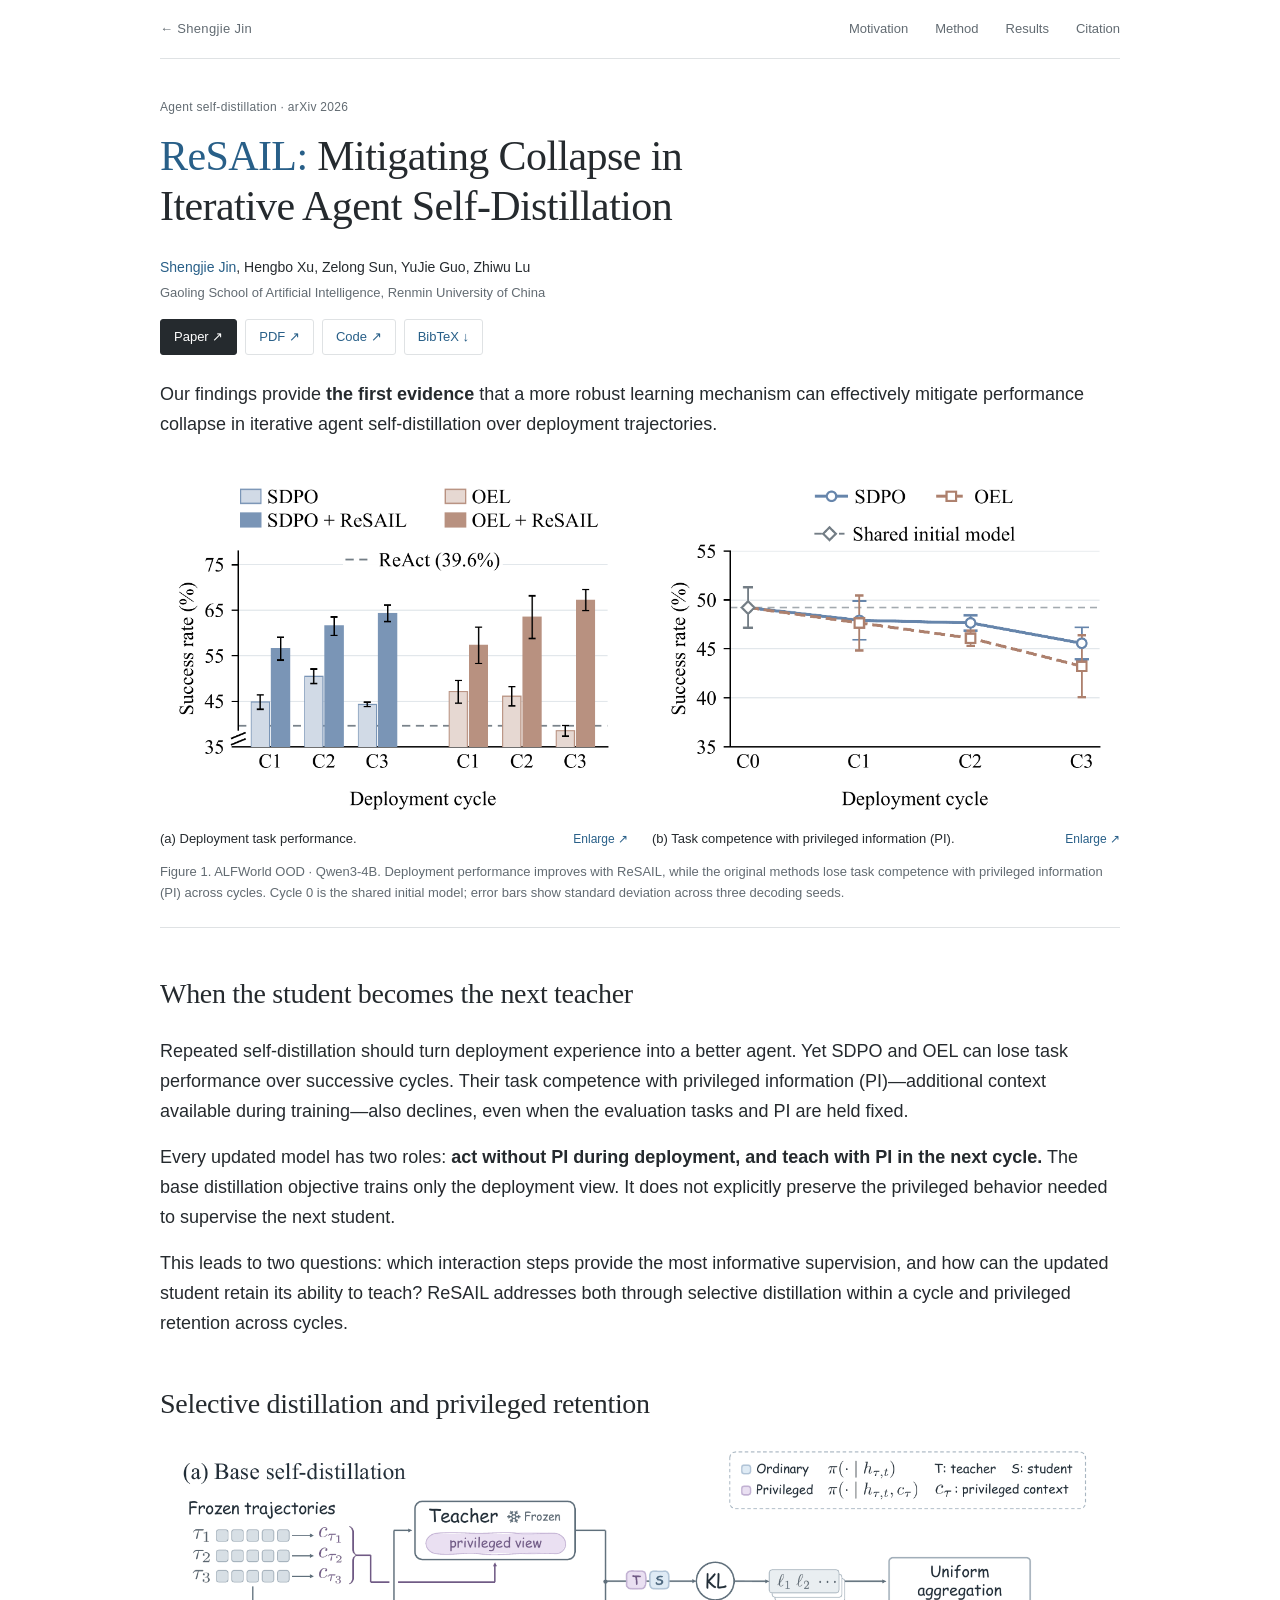
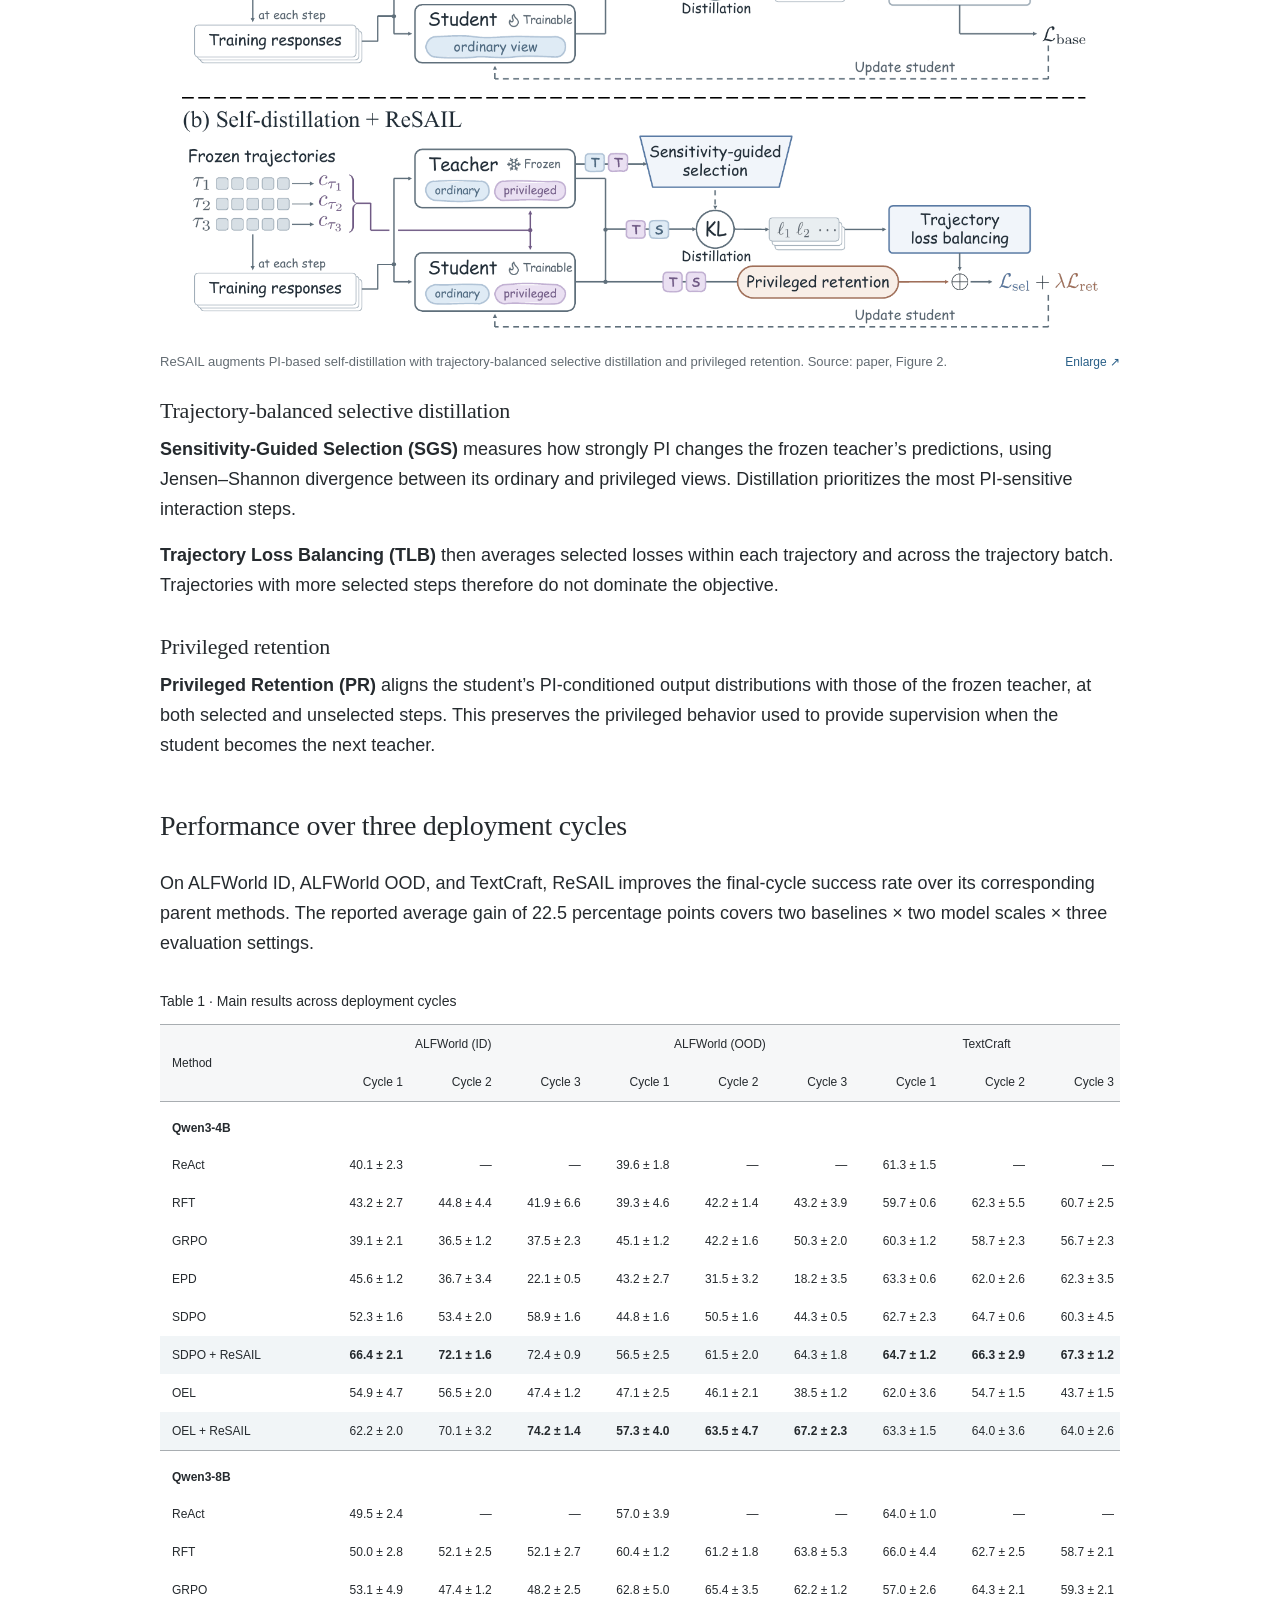
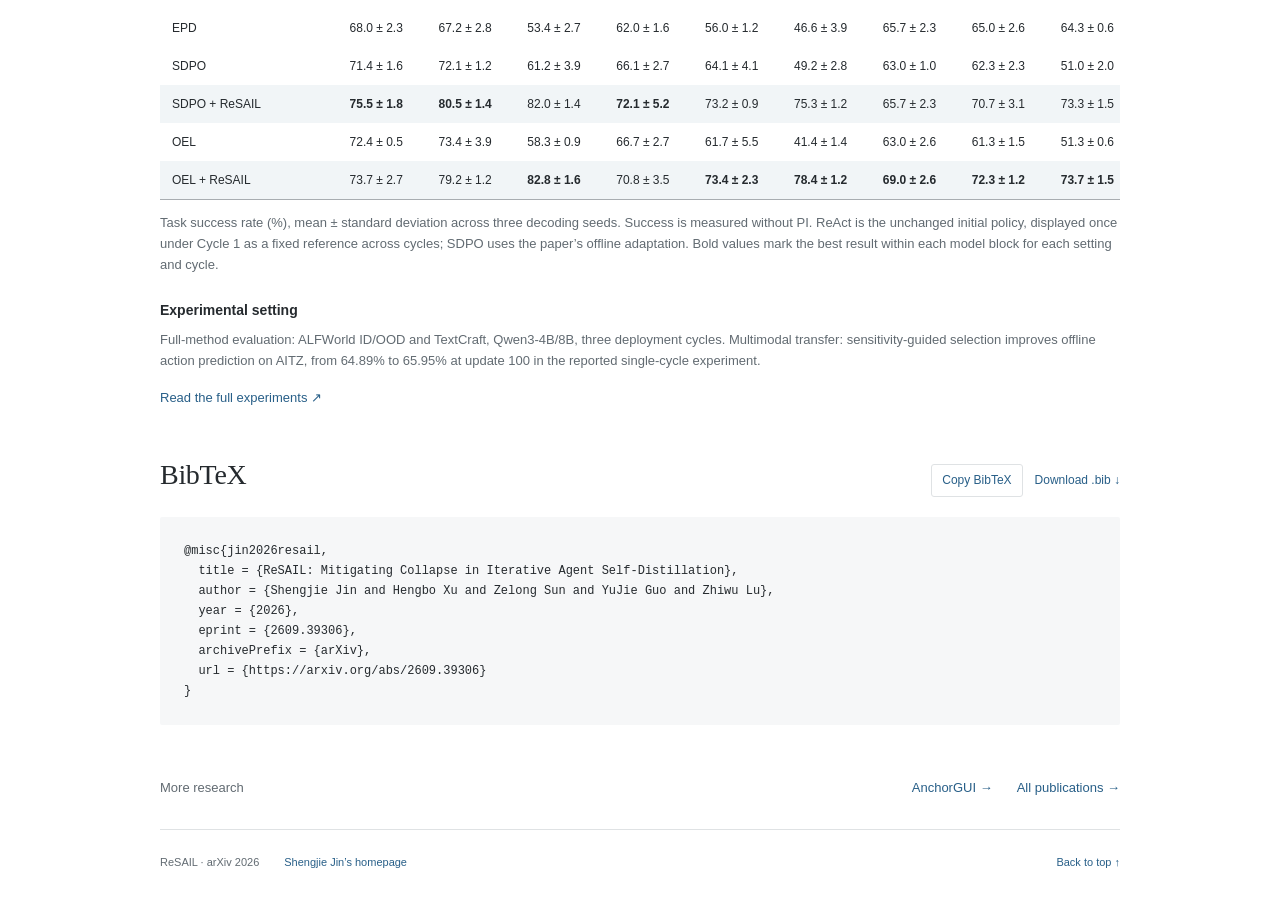
<file: projects/resail/index.html>
<!doctype html>
<html lang="en" id="top"><head>
<meta charset="utf-8"><meta name="viewport" content="width=device-width, initial-scale=1">
<title>ReSAIL: Mitigating Collapse in Iterative Agent Self-Distillation | Project Page</title>
<meta name="description" content="ReSAIL mitigates performance collapse in iterative LLM agent self-distillation by selecting informative interaction steps and preserving behavior conditioned on privileged information as the student becomes the next teacher.">
<link rel="canonical" href="https://shengjiejin.github.io/projects/resail/"><meta name="theme-color" content="#ffffff">
<meta property="og:type" content="website"><meta property="og:title" content="ReSAIL: Mitigating Collapse in Iterative Agent Self-Distillation">
<meta property="og:description" content="ReSAIL mitigates performance collapse in iterative LLM agent self-distillation by selecting informative interaction steps and preserving behavior conditioned on privileged information as the student becomes the next teacher."><meta property="og:url" content="https://shengjiejin.github.io/projects/resail/">
<meta property="og:image" content="https://shengjiejin.github.io/assets/figures/resail.png"><meta property="og:image:alt" content="ReSAIL combines sensitivity-guided selection and trajectory loss balancing with privileged retention during iterative agent self-distillation.">
<meta name="twitter:card" content="summary_large_image"><meta name="twitter:title" content="ReSAIL: Mitigating Collapse in Iterative Agent Self-Distillation">
<meta name="twitter:description" content="ReSAIL mitigates performance collapse in iterative LLM agent self-distillation by selecting informative interaction steps and preserving behavior conditioned on privileged information as the student becomes the next teacher."><meta name="twitter:image" content="https://shengjiejin.github.io/assets/figures/resail.png">
<meta name="citation_title" content="ReSAIL: Mitigating Collapse in Iterative Agent Self-Distillation">
<meta name="citation_author" content="Shengjie Jin"><meta name="citation_author" content="Hengbo Xu"><meta name="citation_author" content="Zelong Sun"><meta name="citation_author" content="YuJie Guo"><meta name="citation_author" content="Zhiwu Lu">
<meta name="citation_pdf_url" content="https://arxiv.org/pdf/2609.39306">
<script type="application/ld+json">{"@context": "https://schema.org", "@type": "ScholarlyArticle", "headline": "ReSAIL: Mitigating Collapse in Iterative Agent Self-Distillation", "name": "ReSAIL: Mitigating Collapse in Iterative Agent Self-Distillation", "url": "https://shengjiejin.github.io/projects/resail/", "description": "ReSAIL mitigates performance collapse in iterative LLM agent self-distillation by selecting informative interaction steps and preserving behavior conditioned on privileged information as the student becomes the next teacher.", "author": [{"@type": "Person", "name": "Shengjie Jin"}, {"@type": "Person", "name": "Hengbo Xu"}, {"@type": "Person", "name": "Zelong Sun"}, {"@type": "Person", "name": "YuJie Guo"}, {"@type": "Person", "name": "Zhiwu Lu"}], "sameAs": "https://arxiv.org/abs/2609.39306"}</script>
<link rel="icon" href="../../assets/favicon.svg" type="image/svg+xml">
<link rel="stylesheet" href="../../styles.css"><link rel="stylesheet" href="../../project.css?v=b4d297c3bc">
<script src="../../site.js" defer></script><script src="../../project.js?v=a66ad0a99b" defer></script>
</head><body class="project-page">
<a class="skip" href="#main">Skip to content</a>
<div class="page"><header class="site-header"><a class="wordmark" href="../../">← Shengjie Jin</a><nav aria-label="Project navigation"><a href="#motivation">Motivation</a><a href="#method">Method</a><a href="#results">Results</a><a href="#citation">Citation</a></nav></header>
<main id="main"><section class="project-hero" aria-labelledby="project-title">
<p class="eyebrow">Agent self-distillation · arXiv 2026</p>
<h1 id="project-title"><span class="project-name">ReSAIL:</span> Mitigating Collapse in Iterative Agent <span class="title-term">Self-Distillation</span></h1>
<p class="project-authors"><a href="../../">Shengjie Jin</a>, <span>Hengbo Xu</span>, <span>Zelong Sun</span>, <span>YuJie Guo</span>, <span>Zhiwu Lu</span></p><p class="affiliation">Gaoling School of Artificial Intelligence, Renmin University of China</p>
<div class="resource-links"><a class="resource primary" href="https://arxiv.org/abs/2609.39306">Paper ↗</a><a class="resource" href="https://arxiv.org/pdf/2609.39306">PDF ↗</a><a class="resource" href="https://github.com/ShengjieJin/ReSAIL">Code ↗</a><a class="resource" href="#citation">BibTeX ↓</a></div>
<p class="project-summary">Our findings provide <strong>the first evidence</strong> that a more robust learning mechanism can effectively mitigate performance collapse in iterative agent self-distillation over deployment trajectories.</p>
</section><div class="introduction-figure"><div class="motivation-panels"><figure class="project-figure"><a class="paper-figure" href="../../assets/projects/resail-cycles.png" data-figure-title="ReSAIL motivation"><img src="../../assets/projects/resail-cycles.png" width="1600" height="1193" alt="Deployment performance of SDPO and OEL with and without ReSAIL over three cycles." loading="lazy" decoding="async"></a><figcaption><span>(a) Deployment task performance.</span><a class="figure-enlarge" href="../../assets/projects/resail-cycles.png">Enlarge ↗</a></figcaption></figure><figure class="project-figure"><a class="paper-figure" href="../../assets/projects/resail-competence.png" data-figure-title="ReSAIL motivation"><img src="../../assets/projects/resail-competence.png" width="1600" height="1193" alt="PI-conditioned task success of the original SDPO and OEL methods declines across deployment cycles with fixed tasks and privileged information." loading="lazy" decoding="async"></a><figcaption><span>(b) Task competence with privileged information (PI).</span><a class="figure-enlarge" href="../../assets/projects/resail-competence.png">Enlarge ↗</a></figcaption></figure></div><p class="result-note">Figure 1. ALFWorld OOD · Qwen3-4B. Deployment performance improves with ReSAIL, while the original methods lose task competence with privileged information (PI) across cycles. Cycle 0 is the shared initial model; error bars show standard deviation across three decoding seeds.</p></div>
<section class="project-section" id="motivation" aria-labelledby="overview-title"><h2 id="overview-title">When the student becomes the next teacher</h2><div class="prose"><p>Repeated self-distillation should turn deployment experience into a better agent. Yet SDPO and OEL can lose task performance over successive cycles. Their task competence with privileged information (PI)—additional context available during training—also declines, even when the evaluation tasks and PI are held fixed.</p>
<p>Every updated model has two roles: <strong>act without PI during deployment, and teach with PI in the next cycle.</strong> The base distillation objective trains only the deployment view. It does not explicitly preserve the privileged behavior needed to supervise the next student.</p>
<p>This leads to two questions: which interaction steps provide the most informative supervision, and how can the updated student retain its ability to teach? ReSAIL addresses both through selective distillation within a cycle and privileged retention across cycles.</p></div></section>
<section class="project-section" id="method" aria-labelledby="method-title"><h2 id="method-title">Selective distillation and privileged retention</h2>
<figure class="project-figure"><a class="paper-figure" href="../../assets/figures/resail.png" data-figure-title="ReSAIL method overview"><img src="../../assets/figures/resail.png" width="1600" height="828" alt="ReSAIL combines sensitivity-guided selection and trajectory loss balancing with privileged retention during iterative agent self-distillation." loading="lazy" decoding="async"></a><figcaption><span>ReSAIL augments PI-based self-distillation with trajectory-balanced selective distillation and privileged retention. Source: paper, Figure 2.</span><a class="figure-enlarge" href="../../assets/figures/resail.png">Enlarge ↗</a></figcaption></figure><div class="prose method-prose resail"><h3>Trajectory-balanced selective distillation</h3><p><strong>Sensitivity-Guided Selection (SGS)</strong> measures how strongly PI changes the frozen teacher’s predictions, using Jensen–Shannon divergence between its ordinary and privileged views. Distillation prioritizes the most PI-sensitive interaction steps.</p><p><strong>Trajectory Loss Balancing (TLB)</strong> then averages selected losses within each trajectory and across the trajectory batch. Trajectories with more selected steps therefore do not dominate the objective.</p><h3>Privileged retention</h3><p><strong>Privileged Retention (PR)</strong> aligns the student’s PI-conditioned output distributions with those of the frozen teacher, at both selected and unselected steps. This preserves the privileged behavior used to provide supervision when the student becomes the next teacher.</p></div></section>
<section class="project-section" id="results" aria-labelledby="results-title"><h2 id="results-title">Performance over three deployment cycles</h2><div class="prose"><p>On ALFWorld ID, ALFWorld OOD, and TextCraft, ReSAIL improves the final-cycle success rate over its corresponding parent methods. The reported average gain of 22.5 percentage points covers two baselines × two model scales × three evaluation settings.</p></div>
<div class="full-results resail"><p class="table-caption" id="resail-caption">Table 1 · Main results across deployment cycles</p><p class="table-scroll-hint">Scroll horizontally to view all columns →</p><div class="table-wrap" tabindex="0" role="region" aria-label="Table 1 · Main results across deployment cycles"><table class="results-table full-table resail" aria-labelledby="resail-caption"><colgroup><col style="width:16.666667%"><col style="width:9.259259%"><col style="width:9.259259%"><col style="width:9.259259%"><col style="width:9.259259%"><col style="width:9.259259%"><col style="width:9.259259%"><col style="width:9.259259%"><col style="width:9.259259%"><col style="width:9.259259%"></colgroup><thead><tr><th scope="col" rowspan="2">Method</th><th scope="colgroup" colspan="3"><span>ALFWorld (ID)</span></th><th scope="colgroup" colspan="3"><span>ALFWorld (OOD)</span></th><th scope="colgroup" colspan="3"><span>TextCraft</span></th></tr><tr><th scope="col">Cycle 1</th><th scope="col">Cycle 2</th><th scope="col">Cycle 3</th><th scope="col">Cycle 1</th><th scope="col">Cycle 2</th><th scope="col">Cycle 3</th><th scope="col">Cycle 1</th><th scope="col">Cycle 2</th><th scope="col">Cycle 3</th></tr></thead><tbody><tr class="table-group"><th colspan="10" scope="rowgroup"><span>Qwen3-4B</span></th></tr><tr><th scope="row">ReAct</th><td>40.1 ± 2.3</td><td>—</td><td>—</td><td>39.6 ± 1.8</td><td>—</td><td>—</td><td>61.3 ± 1.5</td><td>—</td><td>—</td></tr><tr><th scope="row">RFT</th><td>43.2 ± 2.7</td><td>44.8 ± 4.4</td><td>41.9 ± 6.6</td><td>39.3 ± 4.6</td><td>42.2 ± 1.4</td><td>43.2 ± 3.9</td><td>59.7 ± 0.6</td><td>62.3 ± 5.5</td><td>60.7 ± 2.5</td></tr><tr><th scope="row">GRPO</th><td>39.1 ± 2.1</td><td>36.5 ± 1.2</td><td>37.5 ± 2.3</td><td>45.1 ± 1.2</td><td>42.2 ± 1.6</td><td>50.3 ± 2.0</td><td>60.3 ± 1.2</td><td>58.7 ± 2.3</td><td>56.7 ± 2.3</td></tr><tr><th scope="row">EPD</th><td>45.6 ± 1.2</td><td>36.7 ± 3.4</td><td>22.1 ± 0.5</td><td>43.2 ± 2.7</td><td>31.5 ± 3.2</td><td>18.2 ± 3.5</td><td>63.3 ± 0.6</td><td>62.0 ± 2.6</td><td>62.3 ± 3.5</td></tr><tr><th scope="row">SDPO</th><td>52.3 ± 1.6</td><td>53.4 ± 2.0</td><td>58.9 ± 1.6</td><td>44.8 ± 1.6</td><td>50.5 ± 1.6</td><td>44.3 ± 0.5</td><td>62.7 ± 2.3</td><td>64.7 ± 0.6</td><td>60.3 ± 4.5</td></tr><tr class="highlight"><th scope="row">SDPO + ReSAIL</th><td><strong>66.4 ± 2.1</strong></td><td><strong>72.1 ± 1.6</strong></td><td>72.4 ± 0.9</td><td>56.5 ± 2.5</td><td>61.5 ± 2.0</td><td>64.3 ± 1.8</td><td><strong>64.7 ± 1.2</strong></td><td><strong>66.3 ± 2.9</strong></td><td><strong>67.3 ± 1.2</strong></td></tr><tr><th scope="row">OEL</th><td>54.9 ± 4.7</td><td>56.5 ± 2.0</td><td>47.4 ± 1.2</td><td>47.1 ± 2.5</td><td>46.1 ± 2.1</td><td>38.5 ± 1.2</td><td>62.0 ± 3.6</td><td>54.7 ± 1.5</td><td>43.7 ± 1.5</td></tr><tr class="highlight"><th scope="row">OEL + ReSAIL</th><td>62.2 ± 2.0</td><td>70.1 ± 3.2</td><td><strong>74.2 ± 1.4</strong></td><td><strong>57.3 ± 4.0</strong></td><td><strong>63.5 ± 4.7</strong></td><td><strong>67.2 ± 2.3</strong></td><td>63.3 ± 1.5</td><td>64.0 ± 3.6</td><td>64.0 ± 2.6</td></tr><tr class="table-group"><th colspan="10" scope="rowgroup"><span>Qwen3-8B</span></th></tr><tr><th scope="row">ReAct</th><td>49.5 ± 2.4</td><td>—</td><td>—</td><td>57.0 ± 3.9</td><td>—</td><td>—</td><td>64.0 ± 1.0</td><td>—</td><td>—</td></tr><tr><th scope="row">RFT</th><td>50.0 ± 2.8</td><td>52.1 ± 2.5</td><td>52.1 ± 2.7</td><td>60.4 ± 1.2</td><td>61.2 ± 1.8</td><td>63.8 ± 5.3</td><td>66.0 ± 4.4</td><td>62.7 ± 2.5</td><td>58.7 ± 2.1</td></tr><tr><th scope="row">GRPO</th><td>53.1 ± 4.9</td><td>47.4 ± 1.2</td><td>48.2 ± 2.5</td><td>62.8 ± 5.0</td><td>65.4 ± 3.5</td><td>62.2 ± 1.2</td><td>57.0 ± 2.6</td><td>64.3 ± 2.1</td><td>59.3 ± 2.1</td></tr><tr><th scope="row">EPD</th><td>68.0 ± 2.3</td><td>67.2 ± 2.8</td><td>53.4 ± 2.7</td><td>62.0 ± 1.6</td><td>56.0 ± 1.2</td><td>46.6 ± 3.9</td><td>65.7 ± 2.3</td><td>65.0 ± 2.6</td><td>64.3 ± 0.6</td></tr><tr><th scope="row">SDPO</th><td>71.4 ± 1.6</td><td>72.1 ± 1.2</td><td>61.2 ± 3.9</td><td>66.1 ± 2.7</td><td>64.1 ± 4.1</td><td>49.2 ± 2.8</td><td>63.0 ± 1.0</td><td>62.3 ± 2.3</td><td>51.0 ± 2.0</td></tr><tr class="highlight"><th scope="row">SDPO + ReSAIL</th><td><strong>75.5 ± 1.8</strong></td><td><strong>80.5 ± 1.4</strong></td><td>82.0 ± 1.4</td><td><strong>72.1 ± 5.2</strong></td><td>73.2 ± 0.9</td><td>75.3 ± 1.2</td><td>65.7 ± 2.3</td><td>70.7 ± 3.1</td><td>73.3 ± 1.5</td></tr><tr><th scope="row">OEL</th><td>72.4 ± 0.5</td><td>73.4 ± 3.9</td><td>58.3 ± 0.9</td><td>66.7 ± 2.7</td><td>61.7 ± 5.5</td><td>41.4 ± 1.4</td><td>63.0 ± 2.6</td><td>61.3 ± 1.5</td><td>51.3 ± 0.6</td></tr><tr class="highlight"><th scope="row">OEL + ReSAIL</th><td>73.7 ± 2.7</td><td>79.2 ± 1.2</td><td><strong>82.8 ± 1.6</strong></td><td>70.8 ± 3.5</td><td><strong>73.4 ± 2.3</strong></td><td><strong>78.4 ± 1.2</strong></td><td><strong>69.0 ± 2.6</strong></td><td><strong>72.3 ± 1.2</strong></td><td><strong>73.7 ± 1.5</strong></td></tr></tbody></table></div><p class="result-note">Task success rate (%), mean ± standard deviation across three decoding seeds. Success is measured without PI. ReAct is the unchanged initial policy, displayed once under Cycle 1 as a fixed reference across cycles; SDPO uses the paper’s offline adaptation. Bold values mark the best result within each model block for each setting and cycle.</p></div>
<div class="prose experiment-setting"><h3>Experimental setting</h3><p>Full-method evaluation: ALFWorld ID/OOD and TextCraft, Qwen3-4B/8B, three deployment cycles. Multimodal transfer: sensitivity-guided selection improves offline action prediction on AITZ, from 64.89% to 65.95% at update 100 in the reported single-cycle experiment.</p></div><p class="source-link"><a href="https://arxiv.org/html/2609.39306v1#S4">Read the full experiments ↗</a></p></section>
<section class="project-section" id="citation" aria-labelledby="citation-title"><div class="citation-heading"><h2 id="citation-title">BibTeX</h2><div class="citation-actions"><button type="button" id="copy-citation">Copy BibTeX</button><a href="citation.bib" download>Download .bib ↓</a></div></div><pre><code id="bibtex">@misc{jin2026resail,
  title = {ReSAIL: Mitigating Collapse in Iterative Agent Self-Distillation},
  author = {Shengjie Jin and Hengbo Xu and Zelong Sun and YuJie Guo and Zhiwu Lu},
  year = {2026},
  eprint = {2609.39306},
  archivePrefix = {arXiv},
  url = {https://arxiv.org/abs/2609.39306}
}</code></pre><p class="copy-status" id="copy-status" aria-live="polite"></p></section>
<div class="related"><span>More research</span><a href="../anchorgui/">AnchorGUI →</a><a href="../../#research">All publications →</a></div>
</main><footer><span>ReSAIL · arXiv 2026</span><a href="../../">Shengjie Jin’s homepage</a><a class="back-to-top" href="#top">Back to top ↑</a></footer></div>
  <dialog id="figure-dialog" aria-labelledby="figure-title">
    <div class="dialog-heading"><h2 id="figure-title">Research figure</h2><button type="button" class="dialog-close" autofocus aria-label="Close figure">Close <span aria-hidden="true">×</span></button></div>
    <div class="figure-toolbar"><button type="button" class="figure-control figure-zoom-out" aria-label="Zoom out" disabled>−</button><button type="button" class="figure-control figure-zoom-in" aria-label="Zoom in" disabled>+</button><button type="button" class="figure-control figure-fit" disabled>Fit</button><a class="figure-original" target="_blank" rel="noopener noreferrer">Open original ↗</a><span id="figure-hint" aria-live="polite">Full figure</span></div>
    <div class="figure-viewport" tabindex="0" role="region" aria-label="Research figure viewer" aria-describedby="figure-hint"><img class="enlarged-figure" alt=""></div>
  </dialog>
</body></html>
</file>
<file: styles.css>
:root {
  color-scheme: light;
  --ink: #1e3040;
  --muted: #5e6c78;
  --blue: #285f88;
  --line: #dce6ec;
  --wash: #f0f6fa;
  --ease: cubic-bezier(.2, .7, .2, 1);
  --lift-shadow: 0 12px 32px -12px #285f8833, 0 3px 8px #1e304008;
}
* { box-sizing: border-box; }
html { scroll-behavior: smooth; scroll-padding-top: 100px; }
body { margin: 0; color: var(--ink); background: #fff; font: 16px/1.75 -apple-system, BlinkMacSystemFont, "Segoe UI", sans-serif; -webkit-font-smoothing: antialiased; }
a { color: var(--blue); text-decoration: none; transition: color .2s ease; }
a:hover { text-decoration: underline; text-underline-offset: 4px; }
a:focus-visible, button:focus-visible { outline: 2px solid var(--blue); outline-offset: 5px; }
button { font: inherit; }
::selection { background: #dcebf5; }
.skip { position: fixed; top: -80px; left: 20px; padding: 8px 14px; background: white; z-index: 30; }
.skip:focus { top: 8px; }
.page { max-width: 1048px; margin: auto; padding: 0 40px; }
.site-header { position: sticky; top: 0; z-index: 10; display: flex; justify-content: space-between; align-items: center; gap: 20px; margin: 0 -24px; padding: 19px 24px; border-bottom: 1px solid var(--line); background: #fffffff2; -webkit-backdrop-filter: blur(14px); backdrop-filter: blur(14px); font-size: 13px; }
.wordmark { color: var(--muted); letter-spacing: .025em; white-space: nowrap; }
.wordmark span { margin: 0 5px; color: #8b9aa6; }
nav { display: flex; gap: 27px; }
nav a { position: relative; display: flex; align-items: center; min-height: 34px; color: var(--muted); }
nav a::after { content: ""; position: absolute; bottom: 0; left: 0; right: 0; height: 2px; border-radius: 2px; background: var(--blue); transform: scaleX(0); transform-origin: left; transition: transform .22s var(--ease); }
nav a:hover, nav a[aria-current="location"] { color: var(--blue); text-decoration: none; }
nav a:hover::after, nav a[aria-current="location"]::after { transform: scaleX(1); }
.intro { display: grid; grid-template-columns: minmax(0,1fr) 208px; gap: 58px; padding: 38px 0 32px; align-items: start; }
h1 { margin: 0 0 9px; font-size: 43px; font-weight: 600; line-height: 1.15; letter-spacing: -1.7px; }
.role { margin: 0 0 19px; color: var(--blue); font-size: 14px; }
.bio, .research-summary, .personal { margin: 0 0 14px; }
.intro strong { font-weight: 550; }
.personal { color: var(--muted); font-size: 14px; }
.availability { width: fit-content; max-width: 100%; margin: 17px 0 15px; padding: 7px 12px; border-radius: 7px; background: var(--wash); display: flex; gap: 9px; align-items: baseline; color: var(--blue); font-size: 14px; font-weight: 500; }
.availability-dot { flex: 0 0 6px; height: 6px; border-radius: 50%; background: #4e829e; align-self: center; }
.social-links { display: grid; grid-template-columns: repeat(2, minmax(0, 1fr)); gap: 8px; margin-top: 12px; font-size: 12px; font-weight: 500; }
.social-links a { display: flex; align-items: center; justify-content: center; gap: 7px; min-height: 42px; padding: 6px 7px; border: 1px solid transparent; border-radius: 8px; white-space: nowrap; transition: background .2s ease, box-shadow .2s ease, transform .2s var(--ease); }
.social-links a:hover, .social-links a:focus-visible { background: var(--wash); text-decoration: none; }
.social-icon { display: block; width: 16px; height: 16px; flex: 0 0 16px; }
.portrait { margin: 5px 0 0; }
.portrait img { display: block; width: 100%; height: auto; aspect-ratio: 1; border-radius: 50%; object-fit: cover; }
.section { padding-top: 27px; }
.research { border-top: 1px solid var(--line); }
.section-heading { display: flex; align-items: baseline; gap: 16px; margin-bottom: 23px; }
.section-heading h2 { margin: 0; font-size: 21px; line-height: 1.45; font-weight: 580; letter-spacing: -.35px; }
.section-heading > span { font-size: 12px; color: var(--muted); }
.paper { position: relative; display: grid; grid-template-columns: 256px minmax(0,1fr); gap: 28px; margin: 0 -23px 16px; padding: 24px 22px; border: 1px solid #e8eef2; border-radius: 12px; background: #fff; transition: transform .25s var(--ease), box-shadow .25s var(--ease), border-color .25s ease, background .25s ease; }
.paper:last-child { margin-bottom: 0; }
.paper:focus-within { border-color: #adc7d9; background: #fcfdff; box-shadow: var(--lift-shadow); }
.paper:focus-within h3 a { color: var(--blue); }
.paper-figure { display: block; align-self: start; margin-top: 4px; color: var(--muted); cursor: zoom-in; }
.paper-figure:hover { text-decoration: none; color: var(--blue); }
.figure-canvas { display: flex; align-items: center; justify-content: center; min-height: 128px; overflow: hidden; padding: 4px; border-radius: 5px; background: #fff; transition: box-shadow .2s ease; }
.paper-figure:hover .figure-canvas, .paper-figure:focus-visible .figure-canvas { box-shadow: 0 3px 12px #285f8810; }
.figure-canvas img { display: block; width: 100%; height: auto; max-height: 202px; object-fit: contain; transition: transform .3s var(--ease); }
.figure-caption { display: flex; justify-content: space-between; align-items: center; margin-top: 7px; padding: 0 4px; font-size: 12px; letter-spacing: .01em; }
.paper-copy { min-width: 0; }
.paper h3 { margin: 0 0 8px; font-size: 19px; line-height: 1.45; font-weight: 580; letter-spacing: -.2px; }
.paper-name { font-weight: 680; }
.paper h3 a { color: var(--ink); }
.paper h3 a:hover { color: var(--blue); }
.authors { margin: 0 0 9px; font-size: 13px; line-height: 1.65; color: var(--muted); }
.authors strong { color: var(--ink); font-weight: 600; }
.publication-meta { display: flex; flex-wrap: wrap; align-items: center; gap: 8px 16px; font-size: 12px; }
.venue { color: var(--blue); font-weight: 650; background: var(--wash); padding: 2px 7px; margin-left: -1px; border-radius: 3px; }
.preprint { color: var(--muted); font-size: 12px; }
.paper-links { display: flex; gap: 7px; font-weight: 550; }
.paper-links a { display: inline-flex; align-items: center; min-height: 32px; padding: 2px 9px; border: 1px solid var(--line); border-radius: 6px; background: #fff; transition: transform .18s var(--ease), background .18s ease, border-color .18s ease, box-shadow .18s ease; }
.paper-links a:hover, .paper-links a:focus-visible { background: var(--wash); border-color: #adc7d9; text-decoration: none; }
.tldr { margin: 11px 0 0; font-size: 14px; line-height: 1.75; color: #455562; }
.tldr strong { font-weight: 600; color: #304958; }
.tldr-label { font-size: 10px; letter-spacing: .045em; font-weight: 650; color: var(--blue); margin-right: 5px; white-space: nowrap; }
.education, .honors { border-top: 1px solid var(--line); margin-top: 38px; padding-top: 28px; }
.education-list, .honors-list { list-style: none; margin: 0; padding: 0; }
.education-list li { display: grid; grid-template-columns: 60px minmax(0, 1fr) 156px; gap: 24px; align-items: start; padding: 22px 0; border-bottom: 1px solid var(--line); }
.education-list li:first-child { padding-top: 2px; }
.education-list li:last-child { padding-bottom: 0; border-bottom: 0; }
.school-crest { display: block; width: 60px; height: 60px; margin-top: 4px; overflow: hidden; }
.school-crest img { display: block; width: 100%; height: 100%; object-fit: contain; }
/* The official RUC image includes white space around the circular emblem. */
.school-crest--ruc img { object-fit: cover; transform: scale(1.29); }
.education-copy h3 { margin: 0 0 2px; font-size: 17px; font-weight: 600; line-height: 24px; letter-spacing: -.15px; text-wrap: pretty; }
.education-copy h3 a { color: var(--ink); }
.education-copy h3 a:hover { color: var(--blue); text-decoration: none; }
.link-arrow { display: inline-block; margin-left: 7px; color: #7d97aa; font-size: 13px; transition: transform .2s var(--ease), color .2s ease; }
.education-copy a:hover .link-arrow, .education-copy a:focus-visible .link-arrow { color: var(--blue); transform: translate(2px, -2px); }
.education-degree { margin: 6px 0 0; font-size: 14px; font-weight: 500; line-height: 22px; }
.education-school { margin: 0; color: var(--muted); font-size: 14px; line-height: 22px; }
.education-advisors { margin: 2px 0 0; font-size: 14px; line-height: 22px; }
.advisor-label, .education-separator { color: var(--muted); }
.education-separator { padding: 0 3px; }
.education-date { margin: 0; line-height: 24px; text-align: right; color: var(--blue); font-size: 14px; font-weight: 500; font-variant-numeric: tabular-nums; white-space: nowrap; }
.education-date small { display: block; margin-top: 4px; color: var(--muted); font-size: 12px; font-weight: 400; }
.honors-list li { display: grid; grid-template-columns: 172px minmax(0, 1fr); gap: 28px; padding: 14px 0; border-bottom: 1px solid #edf1f4; }
.honors-list li:first-child { padding-top: 0; }
.honors-list li:last-child { border-bottom: 0; }
.honor-date { padding-top: 2px; color: var(--muted); font-size: 12px; font-variant-numeric: tabular-nums; }
.honor-date span { white-space: nowrap; }
.honor-title { margin: 0; font-size: 15px; font-weight: 550; line-height: 1.65; text-wrap: pretty; }
.entry-note { margin: 4px 0 0; color: var(--muted); font-size: 12px; line-height: 1.7; }
.honor-distinction { display: block; color: var(--blue); }
footer { display: flex; flex-wrap: wrap; gap: 10px 25px; border-top: 1px solid var(--line); margin-top: 29px; padding: 23px 0 33px; color: var(--muted); font-size: 11px; }
.back-to-top { margin-left: auto; border-radius: 5px; transition: transform .2s var(--ease); }
dialog { padding: 20px; width: min(1160px, calc(100% - 32px)); max-width: none; max-height: 94dvh; overflow: hidden; border: 1px solid var(--line); border-radius: 12px; color: var(--ink); background: white; box-shadow: 0 20px 80px #122a4033; }
dialog::backdrop { background: #122a4099; }
.dialog-heading { display: flex; flex-shrink: 0; align-items: center; justify-content: space-between; gap: 18px; padding-bottom: 10px; }
.dialog-heading h2 { font-size: 16px; line-height: 1.5; font-weight: 550; margin: 0; }
.dialog-close { border: 1px solid transparent; border-radius: 6px; min-height: 40px; color: var(--blue); background: var(--wash); padding: 6px 12px; white-space: nowrap; cursor: pointer; font-size: 13px; transition: background .2s ease, transform .18s ease, box-shadow .18s ease; }
.dialog-close:hover { background: #e1edf5; }
.dialog-close span { font-size: 20px; line-height: .8; margin-left: 5px; }
.figure-toolbar { display: flex; flex-shrink: 0; align-items: center; flex-wrap: wrap; gap: 8px 12px; padding-bottom: 12px; font-size: 13px; }
.figure-control, .figure-original { display: inline-flex; align-items: center; justify-content: center; min-height: 44px; min-width: 44px; border: 1px solid var(--line); border-radius: 6px; padding: 4px 10px; background: white; color: var(--blue); font: inherit; white-space: nowrap; cursor: pointer; }
.figure-zoom-in, .figure-zoom-out { padding: 4px; font-size: 20px; }
.figure-control:hover, .figure-original:hover { background: var(--wash); text-decoration: none; }
.figure-control:disabled { opacity: .5; cursor: default; }
#figure-hint { margin-left: auto; color: var(--muted); font-size: 12px; }
.figure-viewport { flex: 0 1 auto; min-height: 0; width: 100%; height: min(65dvh, 720px); overflow: auto; overscroll-behavior: contain; border: 1px solid var(--line); border-radius: 6px; background: #f8fafb; }
.figure-viewport:not(.is-zoomed) { display: flex; align-items: center; justify-content: center; }
.figure-viewport:focus-visible { outline: 2px solid var(--blue); outline-offset: 3px; }
.enlarged-figure { display: block; flex: none; width: 100%; height: auto; max-width: none; max-height: none; margin: 0 auto; background: white; }
html.figure-open { overflow: hidden; }
dialog[open] { display: flex; flex-direction: column; animation: figure-in .22s var(--ease); }
dialog[open]::backdrop { animation: backdrop-in .22s ease; }
@keyframes figure-in { from { opacity: 0; transform: translateY(8px) scale(.985); } to { opacity: 1; transform: none; } }
@keyframes backdrop-in { from { opacity: 0; } to { opacity: 1; } }
@media (hover: hover) and (pointer: fine) {
  .paper:hover { transform: translateY(-4px); border-color: #adc7d9; background: #fcfdff; box-shadow: var(--lift-shadow); }
  .paper:hover h3 a { color: var(--blue); }
  .paper-figure:hover img { transform: scale(1.025); }
  .social-links a:hover, .paper-links a:hover { transform: translateY(-2px); }
  .back-to-top:hover { transform: translateY(-2px); }
}
.paper-links a:active, .social-links a:active, .dialog-close:active { transform: translateY(1px); background: #e5eef5; box-shadow: inset 0 2px 4px #285f8820; }
@media (max-width: 800px) {
  .page { padding: 0 29px; }
  .intro { gap: 35px; grid-template-columns: minmax(0,1fr) 175px; }
  .social-links { gap: 6px; font-size: 11px; }
  .paper { grid-template-columns: 202px minmax(0,1fr); gap: 22px; margin-left: -15px; margin-right: -15px; padding: 22px 14px; }
  .paper h3 { font-size: 17px; }
  .education-list li { grid-template-columns: 54px minmax(0, 1fr) 132px; gap: 18px; }
  .school-crest { width: 54px; height: 54px; }
  .education-copy h3 { font-size: 16px; }
  .honors-list li { grid-template-columns: 138px minmax(0, 1fr); gap: 20px; }
}
@media (max-width: 600px) {
  html { scroll-padding-top: 80px; }
  .page { padding: 0 21px; }
  .site-header { margin: 0 -21px; padding: 8px 21px; gap: 12px; }
  .wordmark { font-size: 11px; }
  .wordmark span { margin: 0 2px; }
  nav { gap: 14px; font-size: 11px; }
  nav a { min-height: 40px; }
  .intro { grid-template-columns: minmax(0,1fr) 100px; gap: 12px 17px; padding: 24px 0; }
  .intro-copy { display: contents; }
  .profile-side { display: contents; }
  h1 { grid-column: 1; font-size: 34px; letter-spacing: -1.2px; margin: 5px 0 0; align-self: end; }
  .role { grid-column: 1; font-size: 12px; line-height: 1.7; margin: -8px 0 0; align-self: start; }
  .portrait { grid-column: 2; grid-row: 1 / 3; margin: 0; }
  .bio, .research-summary, .personal { grid-column: 1 / -1; margin: 0; font-size: 15px; line-height: 1.7; }
  .personal { font-size: 14px; }
  .availability { grid-column: 1 / -1; margin: 0; font-size: 13px; padding: 7px 10px; }
  .social-links { grid-column: 1 / -1; grid-row: 3; gap: 8px; margin: 0 0 2px; font-size: 13px; }
  .social-links a { min-height: 44px; }
  .section { padding-top: 25px; }
  .section-heading { flex-wrap: wrap; gap: 3px 13px; }
  .section-heading h2 { font-size: 20px; }
  .section-heading > span { font-size: 10px; }
  .paper { grid-template-columns: 1fr; gap: 18px; margin: 0 -7px 14px; padding: 20px 14px; border-radius: 10px; }
  .paper-copy { grid-row: 1; }
  .paper h3 { font-size: 18px; }
  .paper-figure { width: 100%; max-width: 400px; margin: 0 auto; }
  .figure-canvas { min-height: 0; padding: 4px; }
  .figure-canvas img { max-height: 220px; }
  .figure-caption { font-size: 12px; }
  .authors { font-size: 13px; }
  .paper-links a { min-height: 40px; padding: 3px 11px; }
  .tldr { font-size: 14px; }
  .education, .honors { margin-top: 30px; }
  .education-list li { grid-template-columns: 42px minmax(0, 1fr); gap: 8px 14px; padding: 22px 0; }
  .school-crest { width: 42px; height: 42px; margin-top: 2px; }
  .education-copy h3 { font-size: 16px; margin-bottom: 2px; line-height: 24px; }
  .education-degree, .education-school, .education-advisors { font-size: 13px; line-height: 21px; }
  .education-date { grid-column: 2; text-align: left; font-size: 12px; margin: 0; }
  .education-date small { display: inline; margin-left: 8px; font-size: 11px; }
  .honors-list li { grid-template-columns: 88px minmax(0, 1fr); gap: 14px; }
  .honor-date { font-size: 12px; line-height: 1.8; }
  .honor-title { font-size: 14px; }
  .entry-note { font-size: 12px; }
  footer { font-size: 12px; gap: 9px 17px; padding-bottom: 25px; }
  .back-to-top { margin-left: 0; }
  dialog { padding: 12px; width: calc(100% - 16px); max-height: 96dvh; }
  .dialog-heading { gap: 12px; padding-bottom: 8px; }
  .dialog-heading h2 { font-size: 14px; }
  .dialog-close { min-height: 44px; }
  .figure-toolbar { gap: 7px; padding-bottom: 10px; font-size: 12px; }
  #figure-hint { width: 100%; margin: 0; font-size: 11px; }
  .figure-viewport { height: calc(90dvh - 170px); }
}
@media (max-width: 360px) {
  .page { padding: 0 18px; }
  .site-header { margin: 0 -18px; padding-left: 18px; padding-right: 18px; }
  nav { gap: 10px; }
  .intro { grid-template-columns: minmax(0,1fr) 88px; gap: 12px 14px; }
  h1 { font-size: 31px; }
  .social-links { gap: 8px; }
}
@media (prefers-reduced-motion: reduce) {
  html { scroll-behavior: auto; }
  *, *::before, *::after { transition: none !important; animation: none !important; }
  .paper:hover, .paper-figure:hover img, .social-links a:hover, .paper-links a:hover, .back-to-top:hover, .link-arrow { transform: none !important; }
}
@media print {
  dialog[open] { display: none; }
  body { font-size: 12px; }
  .page { max-width: none; padding: 0; }
  .site-header, .figure-caption, .back-to-top, dialog { display: none; }
  .intro { padding-top: 0; }
  .paper, .education-list li, .honors-list li { break-inside: avoid; }
  .paper { padding: 15px 0; margin: 0; border: 0; border-bottom: 1px solid var(--line); border-radius: 0; box-shadow: none !important; transform: none !important; }
  .paper h3 { font-size: 15px; }
  footer { padding-bottom: 0; }
}
</file>
<file: homepage.css>
/* Homepage-only editorial layout; project pages retain their reviewed styles. */
.home-page .page { width: calc(100% - 80px); max-width: 960px; padding: 0; margin-inline: auto; }
.home-page .site-header { margin: 0; padding: 12px 0; }
.home-page .intro { grid-template-columns: minmax(0,1fr) 208px; gap: 48px; padding: 40px 0; }
.home-page h1 { font-size: 40px; line-height: 48px; font-weight: 600; letter-spacing: -1px; margin: 0 0 8px; }
.home-page .role { font-size: 14px; line-height: 22px; margin: 0 0 24px; }
.home-page .bio, .home-page .research-summary { font-size: 16px; line-height: 28px; margin-bottom: 16px; text-wrap: pretty; }
.home-page .personal { font-size: 14px; line-height: 24px; margin: 0; }
.home-page .availability { margin: 24px 0 16px; padding: 8px 12px; border-radius: 4px; }
.home-page .portrait { margin: 0; }
.home-page .social-links { margin-top: 16px; gap: 4px 8px; font-size: 13px; line-height: 20px; }
.home-page .social-links a { min-height: 40px; border-radius: 3px; }
.home-page .section { padding-top: 32px; }
.home-page .section-heading { margin-bottom: 24px; }
.home-page .section-heading h2 { font: 500 28px/36px Georgia, "Times New Roman", serif; letter-spacing: -.3px; }
.home-page .paper { grid-template-columns: 288px minmax(0,1fr); gap: 32px; margin: 0; padding: 32px 0; border: 0; border-bottom: 1px solid var(--line); border-radius: 0; background: white; box-shadow: none; transform: none; }
.home-page .paper:first-of-type { padding-top: 0; }
.home-page .paper:last-child { padding-bottom: 0; border-bottom: 0; }
.home-page .paper:hover, .home-page .paper:focus-within { background: white; box-shadow: none; transform: none; border-color: var(--line); }
.home-page .paper-figure { margin: 0; align-self: center; }
.home-page .figure-canvas { width: 100%; height: auto; min-height: 0; padding: 0; border-radius: 0; background: white; box-shadow: none; }
.home-page .figure-canvas img { width: 100%; height: auto; max-height: 208px; object-fit: contain; }
.home-page .paper-figure:hover img { transform: none; }
.home-page .paper-figure:hover .figure-canvas, .home-page .paper-figure:focus-visible .figure-canvas { box-shadow: none; }
.home-page .figure-caption { margin-top: 8px; padding: 0; font-size: 12px; line-height: 20px; }
.home-page .paper h3 { margin: 0 0 8px; font-size: 22px; line-height: 30px; font-weight: 600; letter-spacing: -.25px; text-wrap: pretty; }
.home-page .paper-name { font-weight: 650; }
.home-page .title-term, .home-page .authors > span, .home-page .authors > strong { white-space: nowrap; }
.home-page .authors { font-size: 13px; line-height: 22px; margin-bottom: 12px; }
.home-page .publication-meta { gap: 8px 16px; }
.home-page .venue { font-size: 12px; line-height: 20px; padding: 2px 6px; border-radius: 3px; margin-left: 0; }
.home-page .preprint { font-size: 12px; line-height: 20px; }
.home-page .paper-links { flex-wrap: wrap; gap: 8px; }
.home-page .paper-links a { min-height: 32px; padding: 4px 10px; font-size: 12px; line-height: 20px; border-radius: 3px; }
.home-page .paper-links a:hover, .home-page .social-links a:hover { transform: none; }
.home-page .tldr { font-size: 15px; line-height: 24px; margin-top: 12px; text-wrap: pretty; }
.home-page .tldr-label { font-size: 10px; line-height: 16px; }
.home-page .education, .home-page .honors { margin-top: 48px; padding-top: 32px; }
.home-page .education-list li { grid-template-columns: 56px minmax(0,1fr) 160px; gap: 24px; padding: 24px 0; }
.home-page .education-list li:first-child { padding-top: 0; }
.home-page .education-list li:last-child { padding-bottom: 0; border-bottom: 0; }
.home-page .school-crest { width: 56px; height: 56px; margin-top: 2px; }
.home-page .education-copy h3 { font-size: 18px; line-height: 26px; font-weight: 600; }
.home-page .education-school { font-size: 14px; line-height: 22px; }
.home-page .education-degree { font-size: 14px; line-height: 24px; margin-top: 4px; }
.home-page .education-advisors { font-size: 14px; line-height: 22px; }
.home-page .education-date { font-size: 14px; line-height: 24px; }
.home-page .education-date small { font-size: 12px; line-height: 20px; margin-top: 4px; }
.home-page .honors-list li { grid-template-columns: 160px minmax(0,1fr); gap: 32px; padding: 16px 0; }
.home-page .honors-list li:first-child { padding-top: 0; }
.home-page .honors-list li:last-child { padding-bottom: 0; }
.home-page .honor-date { font-size: 13px; line-height: 22px; }
.home-page .honor-title { font-size: 16px; line-height: 24px; font-weight: 550; }
.home-page .entry-note { font-size: 13px; line-height: 21px; margin-top: 4px; }
.home-page footer { margin-top: 40px; padding: 24px 0 32px; }
@media(max-width:1100px) { .home-page .page { width: calc(100% - 64px); } }
@media(min-width:701px) and (max-width:900px) {
  .home-page .intro { grid-template-columns: minmax(0,1fr) 176px; gap: 32px; }
  .home-page .paper { grid-template-columns: 240px minmax(0,1fr); gap: 24px; }
  .home-page .paper h3 { font-size: 20px; line-height: 28px; }
  .home-page .figure-canvas img { max-height: 192px; }
  .home-page .education-list li { grid-template-columns: 56px minmax(0,1fr) 144px; gap: 16px; }
  .home-page .honors-list li { grid-template-columns: 144px minmax(0,1fr); gap: 24px; }
}
@media(max-width:700px) {
  .home-page .page { width: calc(100% - 48px); }
  .home-page .site-header { margin: 0; padding: 8px 0; gap: 12px; }
  .home-page nav { font-size: 12px; gap: 16px; }
  .home-page nav a { min-height: 40px; }
  .home-page .intro { grid-template-columns: minmax(0,1fr) 96px; gap: 16px; padding: 32px 0; }
  .home-page .intro-copy, .home-page .profile-side { display: contents; }
  .home-page h1 { grid-column: 1; grid-row: 1; font-size: 30px; line-height: 36px; margin: 0; align-self: end; }
  .home-page .role { grid-column: 1; grid-row: 2; font-size: 12px; line-height: 20px; margin: 0; align-self: start; }
  .home-page .portrait { grid-column: 2; grid-row: 1 / 3; width: 96px; margin: 0; }
  .home-page .social-links { grid-column: 1 / -1; grid-row: 3; margin: 0 0 8px; }
  .home-page .social-links a { min-height: 44px; }
  .home-page .bio, .home-page .research-summary, .home-page .personal, .home-page .availability { grid-column: 1 / -1; margin: 0; }
  .home-page .bio, .home-page .research-summary { font-size: 15px; line-height: 26px; }
  .home-page .personal { font-size: 14px; line-height: 24px; }
  .home-page .availability { font-size: 13px; }
  .home-page .section-heading h2 { font-size: 25px; line-height: 32px; }
  .home-page .paper { grid-template-columns: 1fr; gap: 24px; padding: 32px 0; margin: 0; }
  .home-page .paper-copy { grid-row: 1; }
  .home-page .paper h3 { font-size: 20px; line-height: 28px; }
  .home-page .publication-meta { align-items: start; }
  .home-page .venue, .home-page .preprint { flex-basis: 100%; }
  .home-page .venue { width: fit-content; flex-basis: auto; }
  .home-page .paper-links { width: 100%; }
  .home-page .paper-links a { min-height: 40px; }
  .home-page .tldr { font-size: 15px; line-height: 25px; }
  .home-page .paper-figure { width: 100%; max-width: none; }
  .home-page .figure-canvas { height: auto; }
  .home-page .figure-canvas img { height: auto; max-height: 260px; }
  .home-page .education, .home-page .honors { margin-top: 40px; }
  .home-page .education-list li { grid-template-columns: 48px minmax(0,1fr); gap: 8px 16px; }
  .home-page .education-copy { display: contents; }
  .home-page .school-crest { grid-column: 1; grid-row: 1; width: 48px; height: 48px; }
  .home-page .education-copy h3 { grid-column: 2; grid-row: 1; font-size: 17px; line-height: 24px; margin: 0; text-wrap: pretty; }
  .home-page .education-date { grid-column: 2; grid-row: 2; font-size: 12px; line-height: 20px; text-align: left; margin: 0; }
  .home-page .education-date small { display: inline; margin: 0 0 0 8px; font-size: 11px; }
  .home-page .education-school { grid-column: 1 / -1; grid-row: 3; font-size: 14px; line-height: 22px; }
  .home-page .education-degree { grid-column: 1 / -1; grid-row: 4; font-size: 14px; line-height: 22px; margin: 0; }
  .home-page .education-advisors { grid-column: 1 / -1; grid-row: 5; font-size: 14px; line-height: 22px; }
  .home-page .honors-list li { grid-template-columns: 1fr; gap: 4px; padding: 16px 0; }
  .home-page .honor-date { font-size: 12px; line-height: 20px; padding: 0; }
  .home-page .honor-title { font-size: 15px; line-height: 23px; }
  .home-page .entry-note { font-size: 12px; line-height: 20px; }
}
@media(max-width:380px) {
  .home-page .site-header { display: block; }
  .home-page nav { justify-content: space-between; }
}
@media(max-width:360px) {
  .home-page .intro { grid-template-columns: minmax(0,1fr) 80px; }
  .home-page .portrait { width: 80px; }
  .home-page h1 { font-size: 28px; line-height: 34px; }
  .home-page .paper h3 { font-size: 19px; line-height: 27px; }
}
@media(min-width:701px) { .home-page .paper h3 { text-wrap: balance; } }

/* Selected homepage: portrait left, four profile links, separate internship band. */
@media(min-width:701px) {
  .home-page .intro { grid-template-columns: 208px minmax(0,1fr); padding:36px 0 28px; }
  .home-page .profile-side { grid-column:1; grid-row:1; }
  .home-page .intro-copy { grid-column:2; grid-row:1; }
}
@media(min-width:701px) and (max-width:900px) {
  .home-page .intro { grid-template-columns:176px minmax(0,1fr); }
}
.home-page .internship-band { display:grid; grid-template-columns:minmax(0,1fr) 176px; gap:10px 24px; padding:26px 24px; margin:0 0 32px; background:linear-gradient(110deg, #f0f7fc 0%, #eaf4fb 62%, #dfedf8 100%); border:1px solid #ccdfed; border-left:3px solid #477d9f; border-radius:8px; }
.home-page .op-heading { grid-column:1; }
.home-page .op-heading h2 { margin:0; color:#234e70; font:600 20px/28px -apple-system,BlinkMacSystemFont,'Segoe UI',sans-serif; letter-spacing:-.3px; }
.home-page .op-dot { display:none; }
.home-page .op-fields { grid-column:1; margin:0; color:#263e50; font-size:15px; line-height:25px; letter-spacing:-.1px; }
.home-page .op-fields>span { color:#879eae; padding:0 4px; }
.home-page .op-meta { grid-column:1; display:flex; flex-wrap:wrap; gap:3px 0; color:#607482; font-size:12px; line-height:22px; }
.home-page .op-meta>span+span::before { content:'·'; margin:0 7px; color:#93a6b2; }
.home-page .op-action { grid-column:2; grid-row:1/4; display:flex; justify-content:center; align-items:center; border-left:1px solid #c8ddeb; padding-left:24px; }
.home-page .op-download { display:flex; align-items:center; justify-content:center; gap:18px; min-height:44px; padding:10px 17px; border-radius:5px; background:var(--blue); color:#fff; font-size:14px; font-weight:500; line-height:22px; text-decoration:none; white-space:nowrap; }
.home-page .op-download:hover { background:#214e70; }
.home-page .op-download>span { font-size:19px; font-weight:400; }
@media(max-width:700px) {
  .home-page .internship-band { grid-template-columns:1fr; gap:14px; padding:22px 20px; }
  .home-page .op-heading,.home-page .op-fields,.home-page .op-meta,.home-page .op-action { grid-column:1; grid-row:auto; }
  .home-page .op-heading h2 { font-size:18px; line-height:26px; }
  .home-page .op-meta { display:grid; grid-template-columns:1fr; gap:3px; }
  .home-page .op-meta>span+span::before { content:none; }
  .home-page .op-action { border:0; padding:0; justify-content:flex-start; }
}
</file>
<file: project.css>
.project-page { --ink: #252a2e; --muted: #626b72; --line: #dfe2e4; --wash: #f1f5f7; }
.project-page .page { width: calc(100% - 80px); max-width: 960px; padding: 0; margin-inline: auto; }
.project-page .site-header { margin: 0; padding: 12px 0; }
.project-hero { padding: 40px 0 32px; }
.eyebrow { margin: 0 0 16px; color: var(--muted); font-size: 12px; line-height: 16px; letter-spacing: .025em; }
.project-hero h1 { margin: 0 0 24px; font: 500 42px/50px Georgia, "Times New Roman", serif; letter-spacing: -.6px; text-wrap: balance; }
.project-name { color: var(--blue); }
.project-authors { margin: 0; font-size: 14px; line-height: 24px; }
.project-authors span, .project-authors a { white-space: nowrap; }
.affiliation { margin: 4px 0 16px; font-size: 13px; line-height: 20px; color: var(--muted); }
.resource-links { display: flex; flex-wrap: wrap; gap: 8px; }
.resource { padding: 7px 13px; min-height: 36px; border: 1px solid var(--line); border-radius: 3px; font-size: 13px; line-height: 20px; background: white; }
.resource.primary { background: var(--ink); color: white; border-color: var(--ink); }
.resource:hover { background: var(--wash); text-decoration: none; }
.resource.primary:hover { background: #414950; }
.project-summary { margin: 24px 0 0; font-size: 18px; line-height: 30px; text-wrap: pretty; }
.project-summary strong { font-weight: 650; }
.project-section { padding-top: 48px; }
.project-section h2 { font: 500 28px/36px Georgia, "Times New Roman", serif; letter-spacing: -.3px; margin: 0 0 24px; text-wrap: balance; }
.prose { font-size: 18px; line-height: 30px; text-wrap: pretty; }
.prose p { margin: 0 0 16px; }
.prose p:last-child { margin-bottom: 0; }
.prose h3 { margin: 24px 0 8px; font-size: 18px; font-weight: 600; line-height: 26px; }
.project-figure { margin: 24px 0; }
.project-figure .paper-figure { display: block; padding: 0; margin: 0; background: white; }
.project-figure .paper-figure:hover { text-decoration: none; }
.project-page .paper-figure:hover img { transform: none; }
.project-figure img { display: block; width: 100%; height: auto; object-fit: contain; }
.project-figure figcaption { display: flex; align-items: baseline; gap: 16px; font-size: 13px; line-height: 21px; color: var(--muted); margin-top: 8px; }
.project-figure figcaption > span { flex: 1; min-width: 0; }
.figure-enlarge { flex-shrink: 0; white-space: nowrap; font-size: 12px; line-height: 20px; }
.introduction-figure { border-bottom: 1px solid var(--line); padding-bottom: 24px; }
.introduction-figure .project-figure { margin: 0; }
.motivation-panels { display: grid; grid-template-columns: repeat(2,minmax(0,1fr)); gap: 24px; }
.motivation-panels figcaption { color: var(--ink); }
.full-results { margin-top: 32px; }
.table-caption { margin: 0 0 12px; font-size: 14px; font-weight: 500; line-height: 22px; }
.table-scroll-hint { font-size: 12px; line-height: 20px; color: var(--muted); text-align: right; margin: 0 0 8px; }
.table-wrap { overflow-x: auto; border-top: 1px solid #a8adb1; border-bottom: 1px solid #a8adb1; }
.results-table { border-collapse: collapse; table-layout: fixed; width: 100%; min-width: 960px; font-size: 12px; line-height: 18px; font-variant-numeric: tabular-nums; }
.results-table th, .results-table td { text-align: right; padding: 10px 6px; white-space: nowrap; }
.results-table th { font-weight: 500; }
.results-table th:first-child { text-align: left; }
.results-table thead { background: #f6f7f8; }
.full-table thead th { text-align: center; }
.results-table thead tr:last-child { border-bottom: 1px solid #a8adb1; }
.full-table .table-group th { font-size: 12px; line-height: 20px; font-weight: 650; background: white; text-align: left; border-top: 1px solid #a8adb1; padding: 16px 12px 8px; }
.results-table .highlight { background: var(--wash); }
.full-table strong { font-weight: 700; }
.full-table tbody th[scope="row"] { position: sticky; left: 0; z-index: 1; background: white; padding-left: 12px; padding-right: 12px; white-space: normal; }
.full-table .highlight th[scope="row"] { background: var(--wash); }
.table-wrap.is-scrollable tbody th[scope="row"] { box-shadow: 1px 0 var(--line); }
.full-table.anchorgui_offline td:first-of-type, .full-table.anchorgui_online td:first-of-type { text-align: left; }
.result-note { color: var(--muted); font-size: 13px; line-height: 21px; margin: 12px 0 0; text-wrap: pretty; }
.experiment-setting { margin-top: 24px; }
.experiment-setting h3 { font-size: 14px; line-height: 22px; }
.experiment-setting p { font-size: 13px; line-height: 21px; color: var(--muted); }
.source-link { margin: 16px 0 0; font-size: 13px; }
.citation-heading { display: flex; justify-content: space-between; align-items: baseline; gap: 16px; }
.citation-actions { display: flex; flex-wrap: wrap; gap: 12px; align-items: center; font-size: 12px; }
.citation-actions button { border: 1px solid var(--line); padding: 5px 10px; border-radius: 3px; background: white; color: var(--blue); cursor: pointer; font-size: 12px; }
.citation-actions button:hover { background: var(--wash); }
.project-page pre { margin: 0; background: #f6f7f8; padding: 24px; border-radius: 2px; overflow-x: auto; font-size: 12px; line-height: 20px; }
.project-page code { font-family: ui-monospace, SFMono-Regular, Consolas, monospace; }
.copy-status { min-height: 20px; font-size: 12px; color: var(--blue); margin: 8px 0 0; }
.related { display: flex; align-items: center; gap: 24px; padding: 24px 0 0; font-size: 13px; flex-wrap: wrap; }
.related span { color: var(--muted); margin-right: auto; }
@media(max-width:1100px) { .project-page .page { width: calc(100% - 64px); } }
@media(max-width:700px) {
  .project-page .page { width: calc(100% - 48px); }
  .project-page .site-header { display: block; padding: 8px 0; font-size: 12px; }
  .project-page nav { justify-content: space-between; gap: 12px; }
  .project-page nav a { min-height: 40px; }
  .project-hero { padding: 32px 0; }
  .project-hero h1 { font-size: 30px; line-height: 36px; letter-spacing: -.35px; }
  .project-authors { font-size: 13px; line-height: 22px; }
  .affiliation { font-size: 12px; line-height: 20px; }
  .resource { min-height: 40px; }
  .project-summary, .prose { font-size: 16px; line-height: 27px; }
  .project-section { padding-top: 40px; }
  .project-section h2 { font-size: 25px; line-height: 32px; }
  .prose h3 { font-size: 17px; line-height: 25px; }
  .motivation-panels { grid-template-columns: 1fr; }
  .project-figure figcaption { font-size: 12px; line-height: 20px; gap: 12px; }
  .citation-heading { flex-wrap: wrap; margin-bottom: 16px; gap: 0; }
  .citation-heading h2 { margin-bottom: 12px; width: 100%; }
  .citation-actions button { min-height: 40px; }
  .project-page pre { padding: 16px; font-size: 11px; }
  .related { gap: 12px; }
}
/* Align column labels with the values they name. */
.full-table thead th:first-child { padding-left: 12px; }
.full-table thead th[scope="colgroup"] { text-align: center; }
.full-table thead th[scope="col"] { text-align: right; }
.full-table thead th[scope="col"][rowspan], .full-table thead tr:only-child th:first-child { text-align: left; }
.full-table.anchorgui_online thead th:nth-child(2) { text-align: left; }
.table-wrap.is-scrollable thead tr:first-child th:first-child { position: sticky; left: 0; z-index: 2; background: #f6f7f8; }
@media(max-width:700px) {
  .full-table col:first-child { width: 14.166667% !important; }
  .full-table.resail col:not(:first-child) { width: 9.537037% !important; }
  .full-table.anchorgui_offline col:nth-child(2) { width: 19.166667% !important; }
  .full-table.anchorgui_offline col:nth-child(n+3) { width: 11.111111% !important; }
  .full-table.anchorgui_cross col:nth-child(n+2):nth-child(-n+5) { width: 13.333333% !important; }
  .full-table.anchorgui_cross col:nth-child(n+6) { width: 16.25% !important; }
  .full-table tbody th[scope="row"], .full-table thead th:first-child { padding-left: 8px; padding-right: 8px; }
}
@media(max-width:700px) {
  .full-table.anchorgui_online { width: 520px; min-width: 520px; }
  .full-table.anchorgui_online col:first-child { width: 26.153846% !important; }
  .full-table.anchorgui_online col:nth-child(2) { width: 50.769231% !important; }
  .full-table.anchorgui_online col:nth-child(3) { width: 23.076923% !important; }
  .full-table.anchorgui_online td:first-of-type { white-space: normal; overflow-wrap: anywhere; }
}

.title-term { white-space: nowrap; }
.full-table .table-group span { display: inline-block; max-width: calc(var(--table-view-width, 960px) - 24px); white-space: normal; }
.table-wrap.is-scrollable .table-group span { position: sticky; left: 12px; }
@media(max-width:700px) { .table-wrap.is-scrollable .table-group span { left: 8px; } }

@media(max-width:700px) {
  .full-table thead th[scope="colgroup"] > span { display: inline-block; position: sticky; left: 144px; }
}

/* Method group headings remain distinct from bold component names. */
.method-prose h3 { margin: 32px 0 8px; font: 500 22px/30px Georgia, "Times New Roman", serif; letter-spacing: -.2px; text-wrap: balance; }
.method-prose h3:first-child { margin-top: 0; }
@media(max-width:700px) { .method-prose h3 { font-size: 20px; line-height: 28px; } }

/* Experimental notes use a quieter label at every viewport width. */
.prose.experiment-setting h3 { margin: 0 0 8px; font: 600 14px/22px -apple-system, BlinkMacSystemFont, "Segoe UI", sans-serif; letter-spacing: normal; }
</file>
